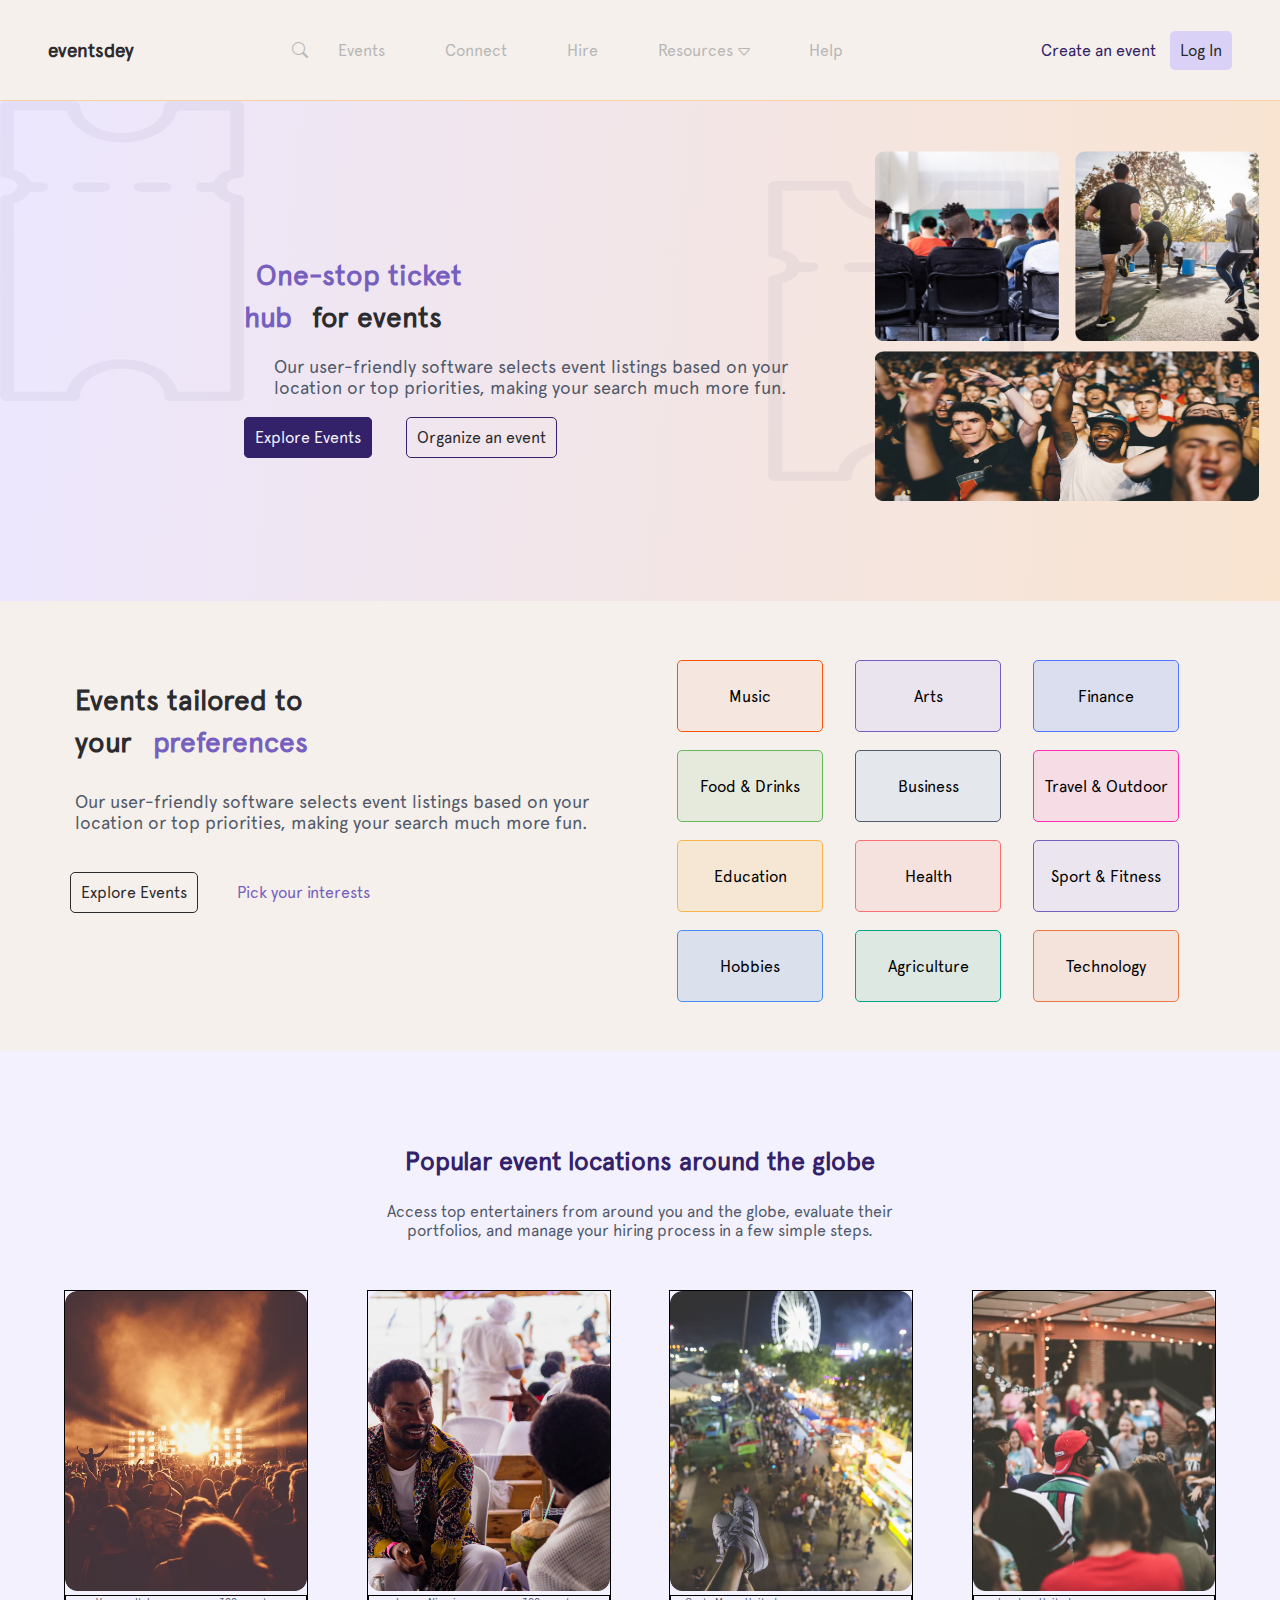
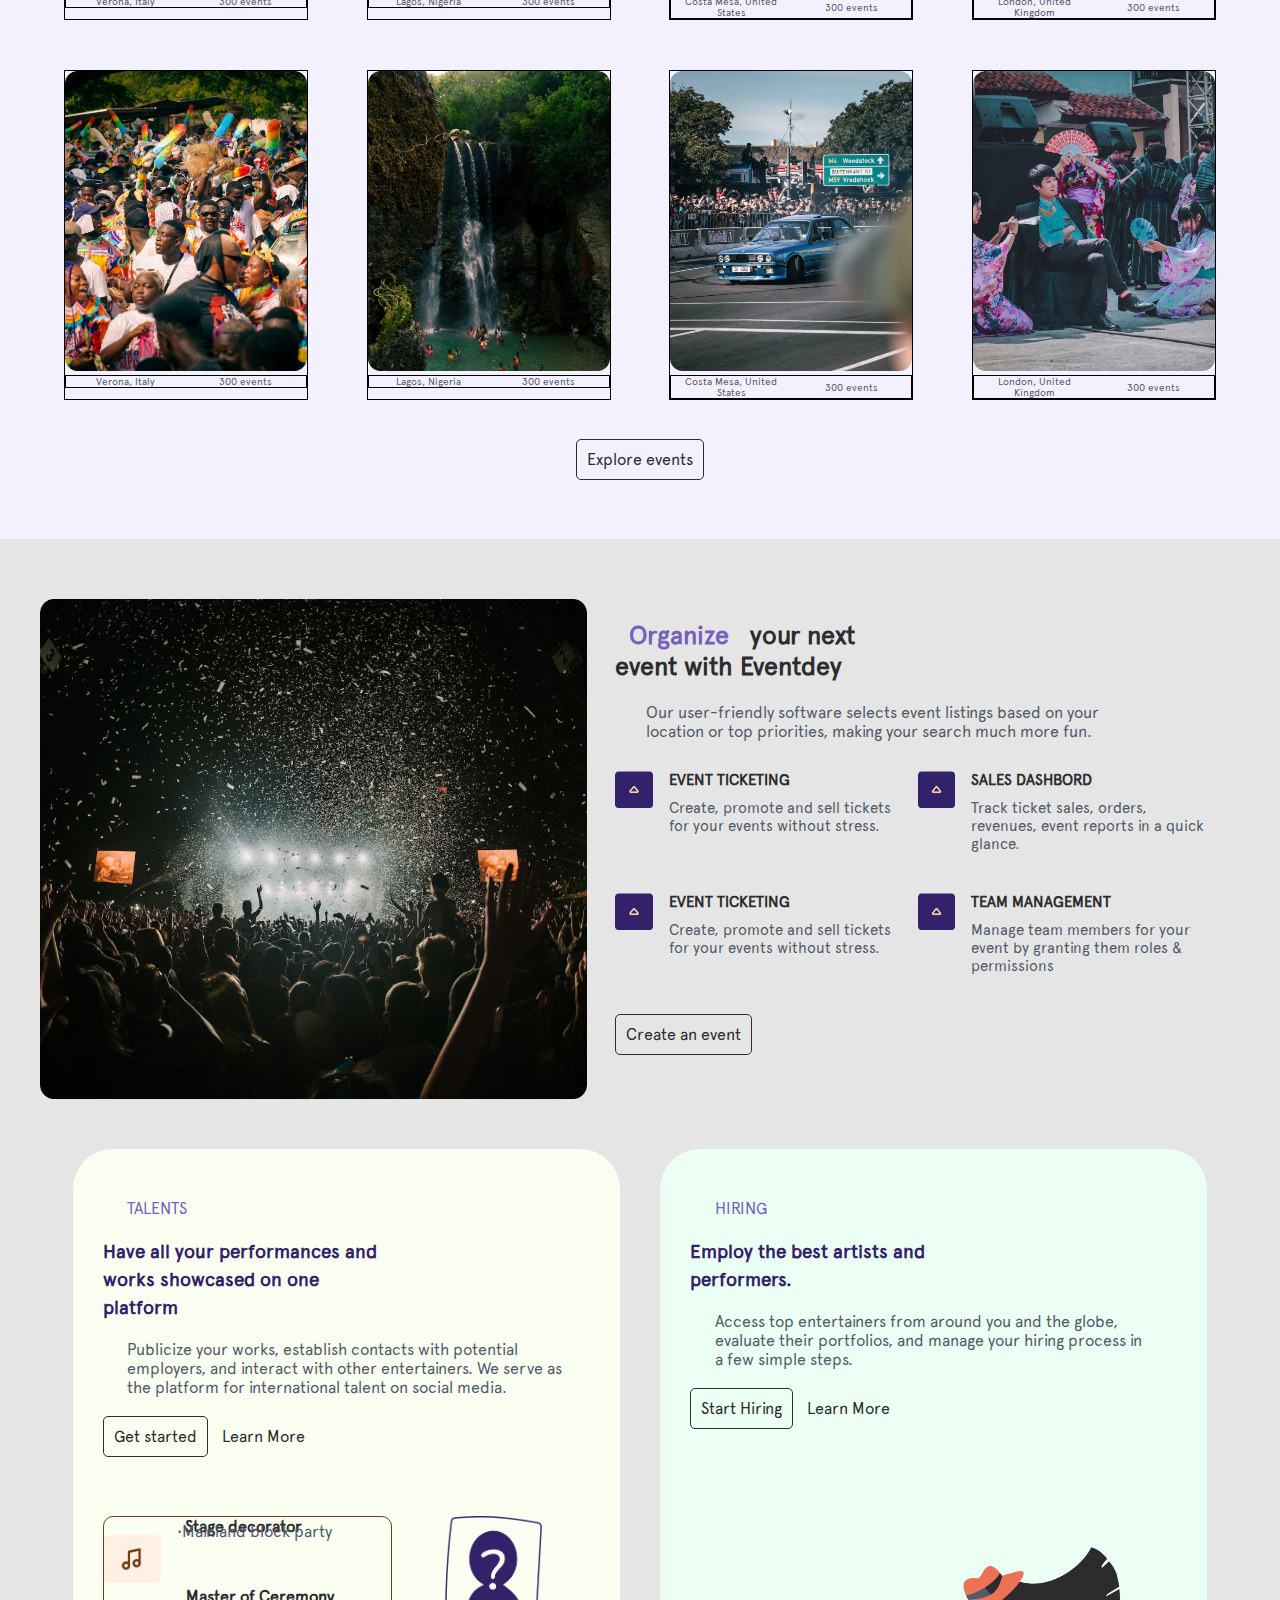
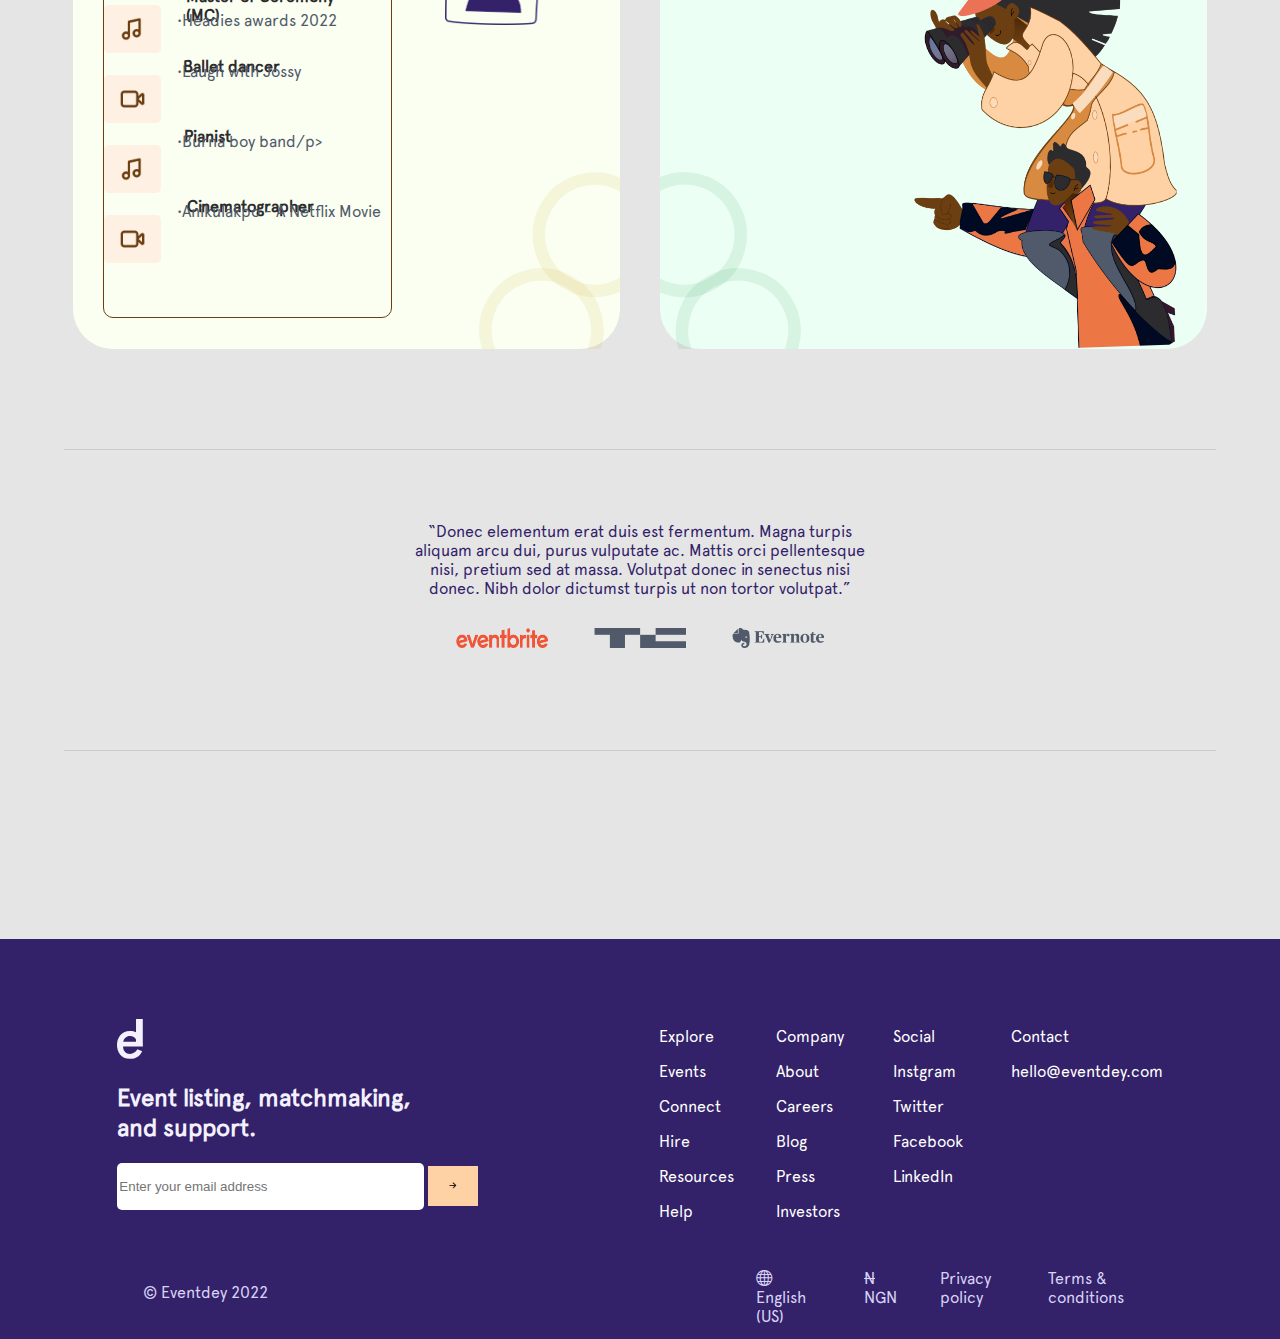
<file: index.html>
<!DOCTYPE html>
<html lang="en">
<head>
    <meta charset="UTF-8">
    <meta http-equiv="X-UA-Compatible" content="IE=edge">
    <meta name="viewport" content="width=device-width, initial-scale=1.0">
    <title>Eventdey</title>
    <link rel="stylesheet" href="/assets/style.css">
    <link rel="stylesheet" href="/assets/bootstrap-icons-1.9.1/bootstrap-icons.css">
</head>
<body>
    <div class="nav-container">
        <h3><a href="index.html">eventsdey</a></h3>
        <div id="nav-link1">
            <i class="bi bi-search"></i> 
            <a href="desktop2.html">Events</a>
            <a href="desktop13.html">Connect</a>
            <a href="#">Hire</a>
            <a href="#">Resources<i class="bi bi-caret-down"></i></a>
            <a href="#">Help</a>
        </div>
        <div id="nav-link2">
            <a id="nav-alink1" href="#">Create an event</a>
            <a id="nav-alink2" href="login.html">Log In</a>
        </div>
    </div>

    <div class="section1">
        <img id="dummy1" src="./assets/Pictures/dummy/Union.png" alt="">

        <div id="subsectA">
            <h3><span>One-stop ticket hub</span> for events</h3>
            <p>Our user-friendly software selects event listings based on your location or top priorities, making your search much more fun.</p>
            <div id="sublink"> 
                <a id="event1" href="">Explore Events</a>
                <a id="event2" href="">Organize an event</a>
            </div>
        </div>
        <div id="subsectB">
            <div id="img">
                <img src="./assets/Pictures/desktop1/1.png" alt="">
                <img src="./assets/Pictures/desktop1/2.png" alt="">
            </div>
            
            <div id="img1"><img src="./assets/Pictures/desktop1/3.png" alt=""></div>
        </div>
        <img id="dummy" src="./assets/Pictures/dummy/Union.png" alt="">

    </div>
    <div class="section2">
        <div id="subsectC">
            <h3>Events tailored to your <span>preferences</span> </h3>
            <p>Our user-friendly software selects event listings based on your location or top priorities, making your search much more fun.</p>
            <div id="sublink1"> 
                <a id="event3" href="">Explore Events</a>
                <a id="event4" href="">Pick your interests</a>
            </div>
        </div>
        <div id="subsectD">
            <div class="subD">
                <div class="subD1" id="fd1">Music</div>
                <div class="subD1" id="fd2">Arts</div>
                <div class="subD1" id="fd3">Finance</div>

            </div>
            <div class="subD">
                <div class="subD2" id="fd4">Food & Drinks</div>
                <div class="subD2" id="fd5">Business</div>
                <div class="subD2" id="fd6">Travel & Outdoor</div>

            </div>
            <div class="subD">
                <div class="subD3" id="fd7">Education</div>
                <div class="subD3" id="fd8">Health</div>
                <div class="subD3" id="fd9">Sport & Fitness</div>
            </div>
            <div class="subD">
                <div class="subD4" id="fd10">Hobbies</div>
                <div class="subD4" id="fd11">Agriculture</div>
                <div class="subD4" id="fd12">Technology</div>

            </div>

        </div>
    </div>

    <!-- section 3 -->

    <div class="section3">
        <h3>Popular event locations around the globe</h3>
        <p>Access top entertainers from around you and the globe, evaluate their portfolios, and manage your hiring process in a few simple steps.</p>
        <div class="subsectE">
            <div class="subE">
                <img src="./assets/Pictures/desktop1/4.png" alt="">
                <div class="subEtxt">
                    <p>Verona, Italy </p>
                    <p>300 events</p>
                </div>
            </div>
            <div class="subE">
                <img src="./assets/Pictures/desktop1/5.png" alt="">
                <div class="subEtxt">
                    <p>Lagos, Nigeria </p>
                    <p>300 events</p>
                </div>
            </div>
            <div class="subE">
                <img src="./assets/Pictures/desktop1/6.png" alt="">
                <div class="subEtxt">
                    <p>Costa Mesa, United States</p>
                    <p>300 events</p>
                </div>
            </div>
            <div class="subE">
                <img src="./assets/Pictures/desktop1/7.png" alt="">
                <div class="subEtxt">
                    <p>London, United Kingdom</p>
                    <p>300 events</p>
                </div>
            </div>
        </div>
        <div class="subsectE">
            <div class="subE">
                <img src="./assets/Pictures/desktop1/8.png" alt="">
                <div class="subEtxt">
                    <p>Verona, Italy </p>
                    <p>300 events</p>
                </div>
            </div>
            <div class="subE">
                <img src="./assets/Pictures/desktop1/9.png" alt="">
                <div class="subEtxt">
                    <p>Lagos, Nigeria </p>
                    <p>300 events</p>
                </div>
            </div>
            <div class="subE">
                <img src="./assets/Pictures/desktop1/10.png" alt="">
                <div class="subEtxt">
                    <p>Costa Mesa, United States</p>
                    <p>300 events</p>
                </div>
            </div>
            <div class="subE">
                <img src="./assets/Pictures/desktop1/11.png" alt="">
                <div class="subEtxt">
                    <p>London, United Kingdom</p>
                    <p>300 events</p>
                </div>
            </div>
        </div>
        <a id="event5" href="">Explore events</a>

    </div>

    <div class="section4">
        <div class="subsectF">
            <div class="subA">
                <img src="./assets/Pictures/desktop1/12.png" alt="">
            </div>
            <div class="subB">
                    <div class="sub-txt">
                        <h2><span>Organize</span> your next event with Eventdey</h2>
                        <p>Our user-friendly software selects event listings based on your location or top priorities, making your search much more fun.</p>
                    </div>
                    <div class="subcat-1">
                        <div class="subcat">
                            <div class="subcatimg"><img src="./assets/Pictures/desktop1/13.png" alt=""></div>
                            <div class="subcat-txt">
                                <h3>EVENT TICKETING</h3>
                                <p>Create, promote and sell tickets for your events without stress.</p>
                            </div>
                        </div>
                        <div class="subcat">
                            <div class="subcatimg"><img src="./assets/Pictures/desktop1/13.png" alt=""></div>
                            <div class="subcat-txt">
                                <h3>SALES DASHBORD</h3>
                                <p>Track ticket sales, orders, revenues, event reports in a quick glance.</p>
                            </div>
                        </div>

                    </div>
                    <div class="subcat-2">
                        <div class="subcat">
                            <div class="subcatimg"><img src="./assets/Pictures/desktop1/13.png" alt=""></div>
                            <div class="subcat-txt">
                                <h3>EVENT TICKETING</h3>
                                <p>Create, promote and sell tickets for your events without stress.</p>
                            </div>
                        </div>
                        <div class="subcat">
                            <div class="subcatimg"><img src="./assets/Pictures/desktop1/13.png" alt=""></div>
                            <div class="subcat-txt">
                                <h3>TEAM MANAGEMENT</h3>
                                <p>Manage team members for your event by granting them roles & permissions</p>
                            </div>
                        </div>
                    </div>
                    <a id="event6" href="">Create an event</a>
            </div>

        </div>
        <div class="subsectF">
            <div class="subC" id="talent">
                <span>TALENTS</span>
                <h3>Have all your performances and works showcased on one platform</h3>
                <p>Publicize your works, establish contacts with potential employers, and interact with other entertainers. We serve as the platform for international talent on social media.</p>
                <a id="event7" href="">Get started</a>
                <a id="event8" href="">Learn More</a>
                <div id="sub-talent">
                    <div id="subcat-talent">
                        <div class="subtalent1">
                            <div class="subtalent-img">
                                <img src="./assets/Pictures/desktop1/16.png" alt="">
                            </div>
                            <div class="subtalent-txt">
                                <h4>Stage decorator</h4>
                                <p>•Mainland block party</p>
                            </div>
                        </div>
                        <div class="subtalent1">
                            <div class="subtalent-img">
                                <img src="./assets/Pictures/desktop1/17.png" alt="">
                            </div>
                            <div class="subtalent-txt">
                                <h4>Master of Ceremony (MC)</h4>
                                <p>•Headies awards 2022</p>
                            </div>
                        </div>
                        <div class="subtalent1">
                            <div class="subtalent-img">
                                <img src="./assets/Pictures/desktop1/18.png" alt="">
                            </div>
                            <div class="subtalent-txt">
                                <h4>Ballet dancer</h4>
                                <p>•Laugh with Jossy</p>
                            </div>
                        </div>
                        <div class="subtalent1">
                            <div class="subtalent-img">
                                <img src="./assets/Pictures/desktop1/19.png" alt="">
                            </div>
                            <div class="subtalent-txt">
                                <h4>Pianist</h4>
                                <p>•Burna boy band/p>
                            </div>
                        </div>
                        <div class="subtalent1">
                            <div class="subtalent-img">
                                <img src="./assets/Pictures/desktop1/20.png" alt="">
                            </div>
                            <div class="subtalent-txt">
                                <h4>Cinematographer</h4>
                                <p>•Anikulakpo - A Netflix Movie</p>
                            </div>
                        </div>
                    </div>
                    <div id="subcat-talent1">
                        <img src="./assets/Pictures/desktop1/15.png" alt="">
                    </div>
                </div>
                <div id="eclipse">
                    <img src="./assets/Pictures/desktop1/2.svg" alt="">
                </div>
            </div>
            <div class="subC" id="hiring">
                <span>HIRING</span>
                <h3>Employ the best artists and performers.</h3>
                <p>Access top entertainers from around you and the globe, evaluate their portfolios, and manage your hiring process in a few simple steps.</p>
                <a id="event7" href="">Start Hiring</a>
                <a id="event8" href="">Learn More</a>
                <div id="eclipse1">
                    <img src="./assets/Pictures/desktop1/3.svg" alt="">
                </div>
                <div id="hiring-img">
                    <img src="./assets/Pictures/desktop1/14.png" alt="">
                </div>
            </div>

        </div>
        <div class="subsectG" >
            <p>“Donec elementum erat duis est fermentum. Magna turpis aliquam arcu dui, purus vulputate ac. Mattis orci pellentesque nisi, pretium sed at massa. Volutpat donec in senectus nisi donec. Nibh dolor dictumst turpis ut non tortor volutpat.”</p>
            <div id="subG">
                <img src="./assets/Pictures/desktop1/21.png" alt="">
                <img src="./assets/Pictures/desktop1/22.png" alt="">
                <img src="./assets/Pictures/desktop1/23.png" alt="">
            </div>
        </div>


    </div>
    <!-- footer -->

    <div class="footer">
        <div class="foot">
            <img  id="foot-img" src="./assets/Pictures/desktop1/1.svg" alt="">
            <h2>Event listing, matchmaking, and support.</h2>
            <div id="foot-input">
                <form action="">
                    <input type="email" placeholder="Enter your email address">
                    <button><i class="bi bi-arrow-right-short"></i></button>
                </form>
            </div>
            <span>&copy; Eventdey 2022</span>
        </div>
        <div class="foot">
            <div class="foot-link">
                <div id="foot-link">
                    <a href="">Explore</a>
                    <a href="">Events</a>
                    <a href="">Connect</a>
                    <a href="">Hire</a>
                    <a href="">Resources</a>
                    <a href="">Help</a>
                </div>
                <div id="foot-link">
                    <a href="">Company</a>
                    <a href="">About</a>
                    <a href="">Careers</a>
                    <a href="">Blog</a>
                    <a href="">Press</a>
                    <a href="">Investors</a>
                </div>
                <div id="foot-link">
                    <a href="">Social</a>
                    <a href="">Instgram</a>
                    <a href="">Twitter</a>
                    <a href="">Facebook</a>
                    <a href="">LinkedIn</a>
                </div>
                <div id="foot-link">
                    <a href="">Contact</a>
                    <a href="">hello@eventdey.com</a>
                </div>

            </div>


            <div id="span" >
                <p><i class="bi bi-globe"></i>English (US)</p>
                <p><del>N</del> NGN</p>
                <p>Privacy policy</p>
                <p>Terms & conditions</p>
            </div>

        </div>

    </div>
</body>
</html>
</file>
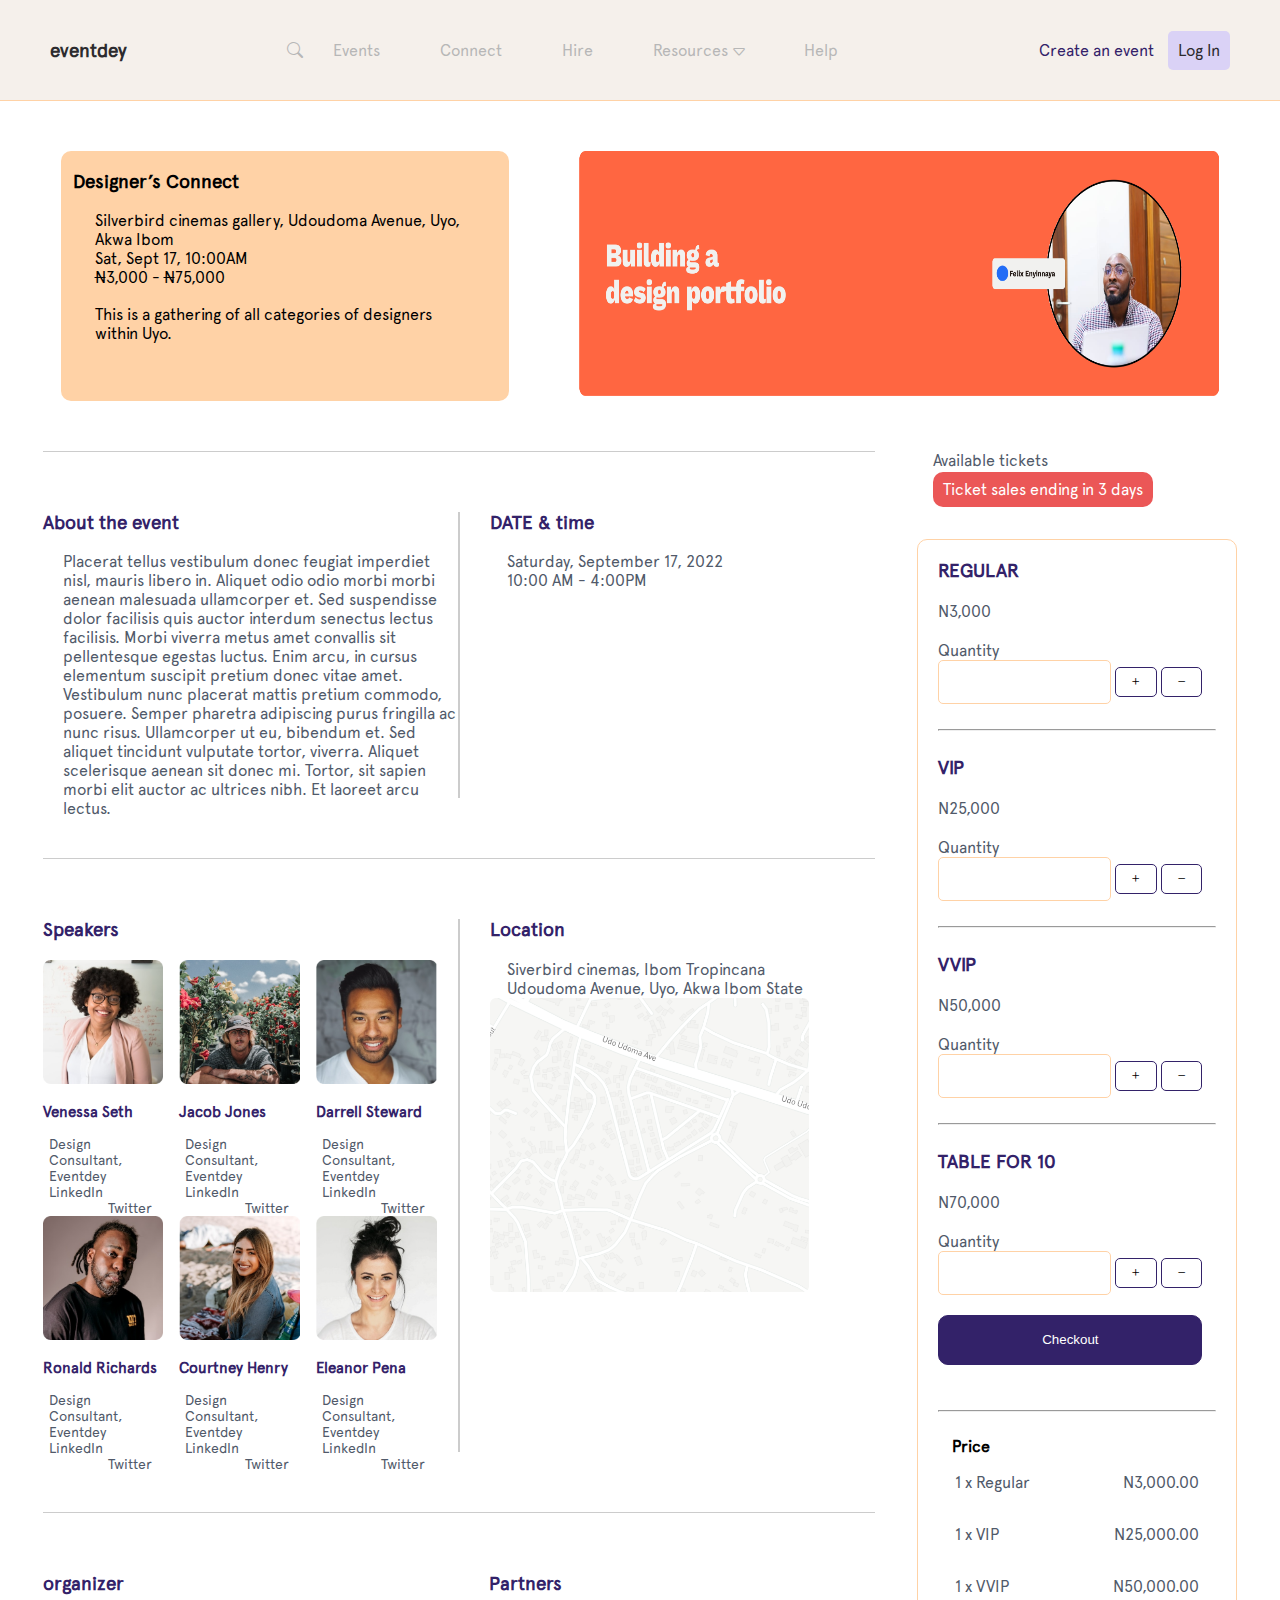
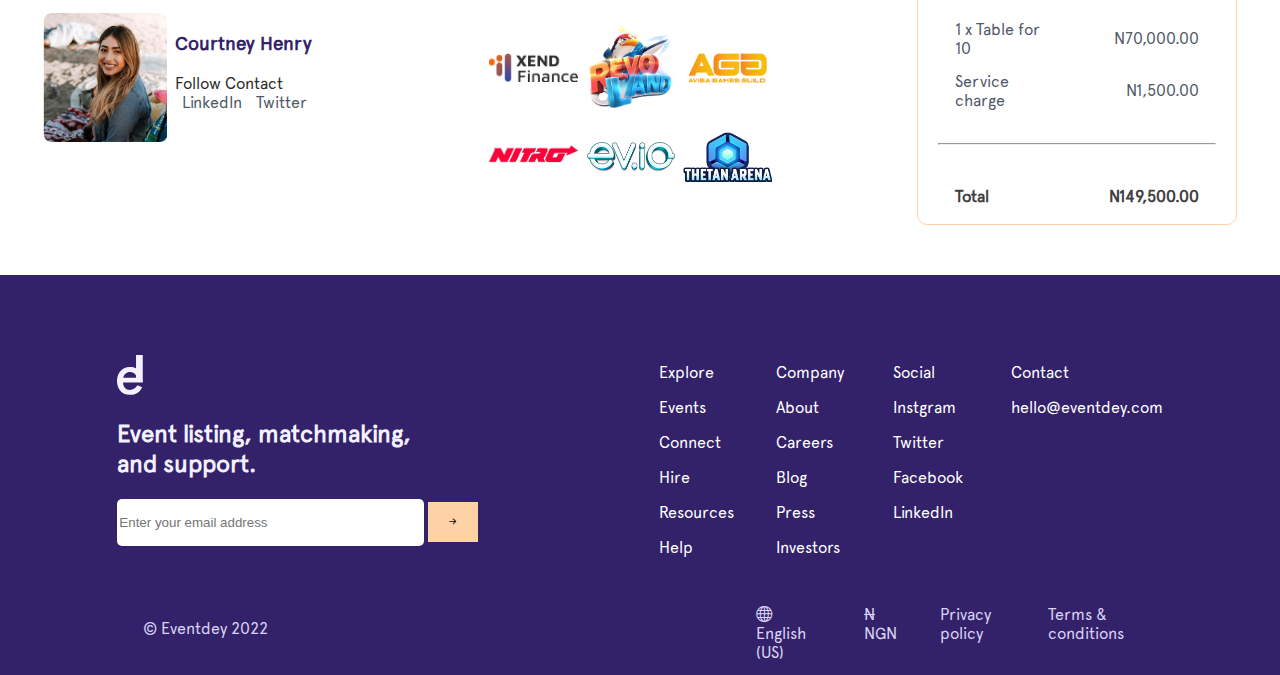
<file: desktop13.html>
<!DOCTYPE html>
<html lang="en">
<head>
    <meta charset="UTF-8">
    <meta http-equiv="X-UA-Compatible" content="IE=edge">
    <meta name="viewport" content="width=device-width, initial-scale=1.0">
    <title>Document</title>
    <link rel="stylesheet" href="assets/style.css">
    <link rel="stylesheet" href="/assets/bootstrap-icons-1.9.1/bootstrap-icons.css">

</head>
<body>
    <div class="desktop13">
        <div class="nav-container">
            <h3><a href="index.html">eventdey</a></h3>
            <div id="nav-link1">
                <i class="bi bi-search"></i> 
                <a href="desktop2.html">Events</a>
                <a href="desktop13.html">Connect</a>
                <a href="#">Hire</a>
                <a href="#">Resources<i class="bi bi-caret-down"></i></a>
                <a href="#">Help</a>
            </div>
            <div id="nav-link2">
                <a id="nav-alink1" href="#">Create an event</a>
                <a id="nav-alink2" href="login.html">Log In</a>
            </div>
        </div>

        
        <!-- part 1 -->
        <div class="icon">

        </div>
    <div class="part1">
        <div id="boxA">
            <h3>Designer’s Connect</h3>
            <p>Silverbird cinemas gallery, Udoudoma Avenue, Uyo, Akwa Ibom</p>
            <p>Sat, Sept 17, 10:00AM</p>
            <span><del>N</del>3,000 - <del>N</del>75,000</span>
            <hr style="width:98%; border:1px solid #FFD2A6;">
            <p>This is a gathering of all categories of designers within Uyo.</p>
        </div>
        <div id="boxB">
            <img src="./assets/Pictures/desktop3/1.png" alt="">
        </div>

    </div>

    <div class="part2">
            <div id="boxC">
                <div class="box" >
                    <div class="box-row" id="about-event">
                        <h3>About the event</h3>
                        <p>Placerat tellus vestibulum donec feugiat imperdiet nisl, mauris libero in. Aliquet odio odio morbi morbi aenean malesuada ullamcorper et. Sed suspendisse dolor facilisis quis auctor interdum senectus lectus facilisis. Morbi viverra metus amet convallis sit pellentesque egestas luctus. Enim arcu, in cursus elementum suscipit pretium donec vitae amet. Vestibulum nunc placerat mattis pretium commodo, posuere. Semper pharetra adipiscing purus fringilla ac nunc risus.
                            Ullamcorper ut eu, bibendum et. Sed aliquet tincidunt vulputate tortor, viverra. Aliquet scelerisque aenean sit donec mi. Tortor, sit sapien morbi elit auctor ac ultrices nibh. Et laoreet arcu lectus.</p>
                    </div>
                    <hr>
                    <div class="box-row" id="date">
                        <h3>DATE & time</h3>
                        <p>Saturday, September 17, 2022</p>
                        <p>10:00 AM - 4:00PM</p>
                    </div>

                </div>
                <div class="box">
                    <div class="box-row">
                        <h3>Speakers</h3>

                        <div class="speaker-img">
                            <div class="img-row">
                                <img src="./assets/Pictures/desktop3/2.png" alt="">
                                <h3>Venessa Seth</h3>
                                <p>Design Consultant, Eventdey</p>
                                <p>LinkedIn <span>Twitter</span></p>
                            </div>
                            <div class="img-row">
                                <img src="./assets/Pictures/desktop3/9.png" alt="">
                                <h3>Jacob Jones</h3>
                                <p>Design Consultant, Eventdey</p>
                                <p>LinkedIn <span>Twitter</span></p>
                            </div>
                            <div class="img-row">
                                <img src="./assets/Pictures/desktop3/8.png" alt="">
                                <h3>Darrell Steward</h3>
                                <p>Design Consultant, Eventdey</p>
                                <p>LinkedIn <span>Twitter</span></p>
                            </div>

                        </div>
                        <div class="speaker-img">
                            <div class="img-row">
                                <img src="./assets/Pictures/desktop3/7.png" alt="">
                                <h3>Ronald Richards</h3>
                                <p>Design Consultant, Eventdey</p>
                                <p>LinkedIn <span>Twitter</span></p>
                            </div>
                            <div class="img-row">
                                <img src="./assets/Pictures/desktop3/6.png" alt="">
                                <h3>Courtney Henry</h3>
                                <p>Design Consultant, Eventdey</p>
                                <p>LinkedIn <span>Twitter</span></p>
                            </div>
                            <div class="img-row">
                                <img src="./assets/Pictures/desktop3/12.png" alt="">
                                <h3>Eleanor Pena</h3>
                                <p>Design Consultant, Eventdey</p>
                                <p>LinkedIn <span>Twitter</span></p>
                            </div>

                        </div>
                    </div>
                    <hr  >
                    <div class="box-row" id="map">
                        <h3>Location</h3>
                        <p>Siverbird cinemas, Ibom Tropincana
                            Udoudoma Avenue, Uyo, Akwa Ibom State</p>
                        <p></p>
                        <div class="map">
                            <img src="./assets/Pictures/desktop3/Map.png" alt="">
                        </div>
                    </div>

                </div>
                <div class="box">
                    <div class="box-row">
                        <h3>organizer</h3>
                        <div id="organizer">
                            <div id="organizer-img">
                                <img src="./assets/Pictures/desktop3/6.png" alt="">
                            </div>
                            <div id="organizer-txt">
                                <h3>Courtney Henry</h3>
                                <div class="organizer-link">
                                    <a id="ol1" href="">Follow</a>
                                    <a id="ol2" href="">Contact</a>
                                </div>
                                <div class="organizer-social">
                                    <p>LinkedIn</p>
                                    <p>Twitter</p>
                                </div>
                            </div>
                        </div>
                    </div>
                    <div class="box-row" id="partner">
                        <h3>Partners</h3>
                        <div class="partners">
                            <div class="partners-img">
                                <img src="./assets/Pictures/desktop3/3.png" alt="">
                            </div>
                            <div class="partners-img">
                                <img src="./assets/Pictures/desktop3/4.png" alt="">

                            </div>
                            <div class="partners-img">
                                <img src="./assets/Pictures/desktop3/5.png" alt="">

                            </div>
                        </div>
                        <div class="partners">
                            <div class="partners-img">
                                <img src="./assets/Pictures/desktop3/10.png" alt="">

                            </div>
                            <div class="partners-img">
                                <img src="./assets/Pictures/desktop3/11.png" alt="">

                            </div>
                            <div class="partners-img">
                                <img src="./assets/Pictures/desktop3/14.png" alt="">

                            </div>
                        </div>
                        
                    </div>

                </div>

            </div>

            <div id="boxD">
                <p>Available tickets</p>
                <span id="span">Ticket sales ending in 3 days</span>
                <div class="ticket">
                    <div class="sub-ticket">
                        <h3>REGULAR</h3>
                        <p>N3,000</p>
                        <div id="qty">
                            <label for="">Quantity</label>
                            <div class="qty-input">
                                <input type="text">
                                <button><i class="bi bi-plus"></i></button>
                                <button><i class="bi bi-dash"></i></button>
                            </div>
                        </div>
                        <hr >
                    </div>
                    <div class="sub-ticket">
                        <div id="sub-ticket-txt">
                            <h3>VIP</h3>
                            <p>N25,000</p>
                        </div>
                        <div id="qty">
                            <label for="">Quantity</label>
                            <div class="qty-input">
                                <input type="text">
                                <button><i class="bi bi-plus"></i></button>
                                <button><i class="bi bi-dash"></i></button>
                            </div>
                        </div>
                        <hr >
                    </div>
                    <div class="sub-ticket">
                        <h3>VVIP</h3>
                        <p>N50,000</p>
                        <div id="qty">
                            <label for="">Quantity</label>
                            <div class="qty-input">
                                <input type="text">
                                <button><i class="bi bi-plus"></i></button>
                                <button><i class="bi bi-dash"></i></button>
                            </div>
                        </div>
                        <hr >
                    </div>
                    <div class="sub-ticket">
                        <h3>TABLE FOR 10</h3>
                        <p>N70,000</p>
                        <div id="qty">
                            <label for="">Quantity</label>
                            <div class="qty-input">
                                <input type="text">
                                <button><i class="bi bi-plus"></i></button>
                                <button><i class="bi bi-dash"></i></button>
                            </div>
                            <button id="checkout">Checkout</button>
                        </div>
                        <hr>
                    </div>
                    <div class="sub-ticket" id="price">
                            <h4>Price</h4>
                            <table style="width: 90%;">
                                <tr style="height: 50px;color: #515A6A;" >
                                    <td style="width: 20%;">1 x Regular</td>
                                    <td style="width: 20%;text-align:right;">N3,000.00</td>
                                    
                                </tr>
                                <tr style="height: 50px;color: #515A6A;" >
                                    <td style="width: 20%;">1 x VIP</td>
                                    <td style="width: 20%;text-align:right;">N25,000.00</td>
                                    
                                </tr>
                                <tr style="height: 50px;color: #515A6A;">
                                    <td style="width: 20%;">1 x VVIP</td>
                                    <td style="width: 20%;text-align:right;">N50,000.00</td>
                                    
                                </tr>
                                <tr style="height: 50px;color: #515A6A;" >
                                    <td style="width: 20%;">1 x Table for 10</td>
                                    <td style="width: 20%;text-align:right;">N70,000.00</td>
                                    
                                </tr>
                                <tr style="height: 50px;color: #515A6A;">
                                    <td style="width: 20%;">Service charge</td>
                                    <td style="width: 20%;text-align:right;">N1,500.00</td>
                                    
                                </tr>
                            </table>
                            <hr >
                            <table style="width: 90%;">
                                <tr style="height: 50px;color: #404040; font-weight: bold;">
                                    <td style="width: 20%;">Total</td>
                                    <td style="width: 20%;text-align:right;">N149,500.00</td>
                                    
                                </tr>
                            </table>

                    </div>
                </div>
            </div>
    </div>

        <!-- footer -->

    <div class="footer">
        <div class="foot">
            <img  id="foot-img" src="./assets/Pictures/desktop1/1.svg" alt="">
            <h2>Event listing, matchmaking, and support.</h2>
            <div id="foot-input">
                <form action="">
                    <input type="email" placeholder="Enter your email address">
                    <button><i class="bi bi-arrow-right-short"></i></button>
                </form>
            </div>
            <span>&copy; Eventdey 2022</span>
        </div>
        <div class="foot">
            <div class="foot-link">
                <div id="foot-link">
                    <a href="">Explore</a>
                    <a href="">Events</a>
                    <a href="">Connect</a>
                    <a href="">Hire</a>
                    <a href="">Resources</a>
                    <a href="">Help</a>
                </div>
                <div id="foot-link">
                    <a href="">Company</a>
                    <a href="">About</a>
                    <a href="">Careers</a>
                    <a href="">Blog</a>
                    <a href="">Press</a>
                    <a href="">Investors</a>
                </div>
                <div id="foot-link">
                    <a href="">Social</a>
                    <a href="">Instgram</a>
                    <a href="">Twitter</a>
                    <a href="">Facebook</a>
                    <a href="">LinkedIn</a>
                </div>
                <div id="foot-link">
                    <a href="">Contact</a>
                    <a href="">hello@eventdey.com</a>
                </div>

            </div>


            <div id="span" >
                <p><i class="bi bi-globe"></i>English (US)</p>
                <p><del>N</del> NGN</p>
                <p>Privacy policy</p>
                <p>Terms & conditions</p>
            </div>

        </div>

    </div>
    </div>
</body>
</html>
</file>
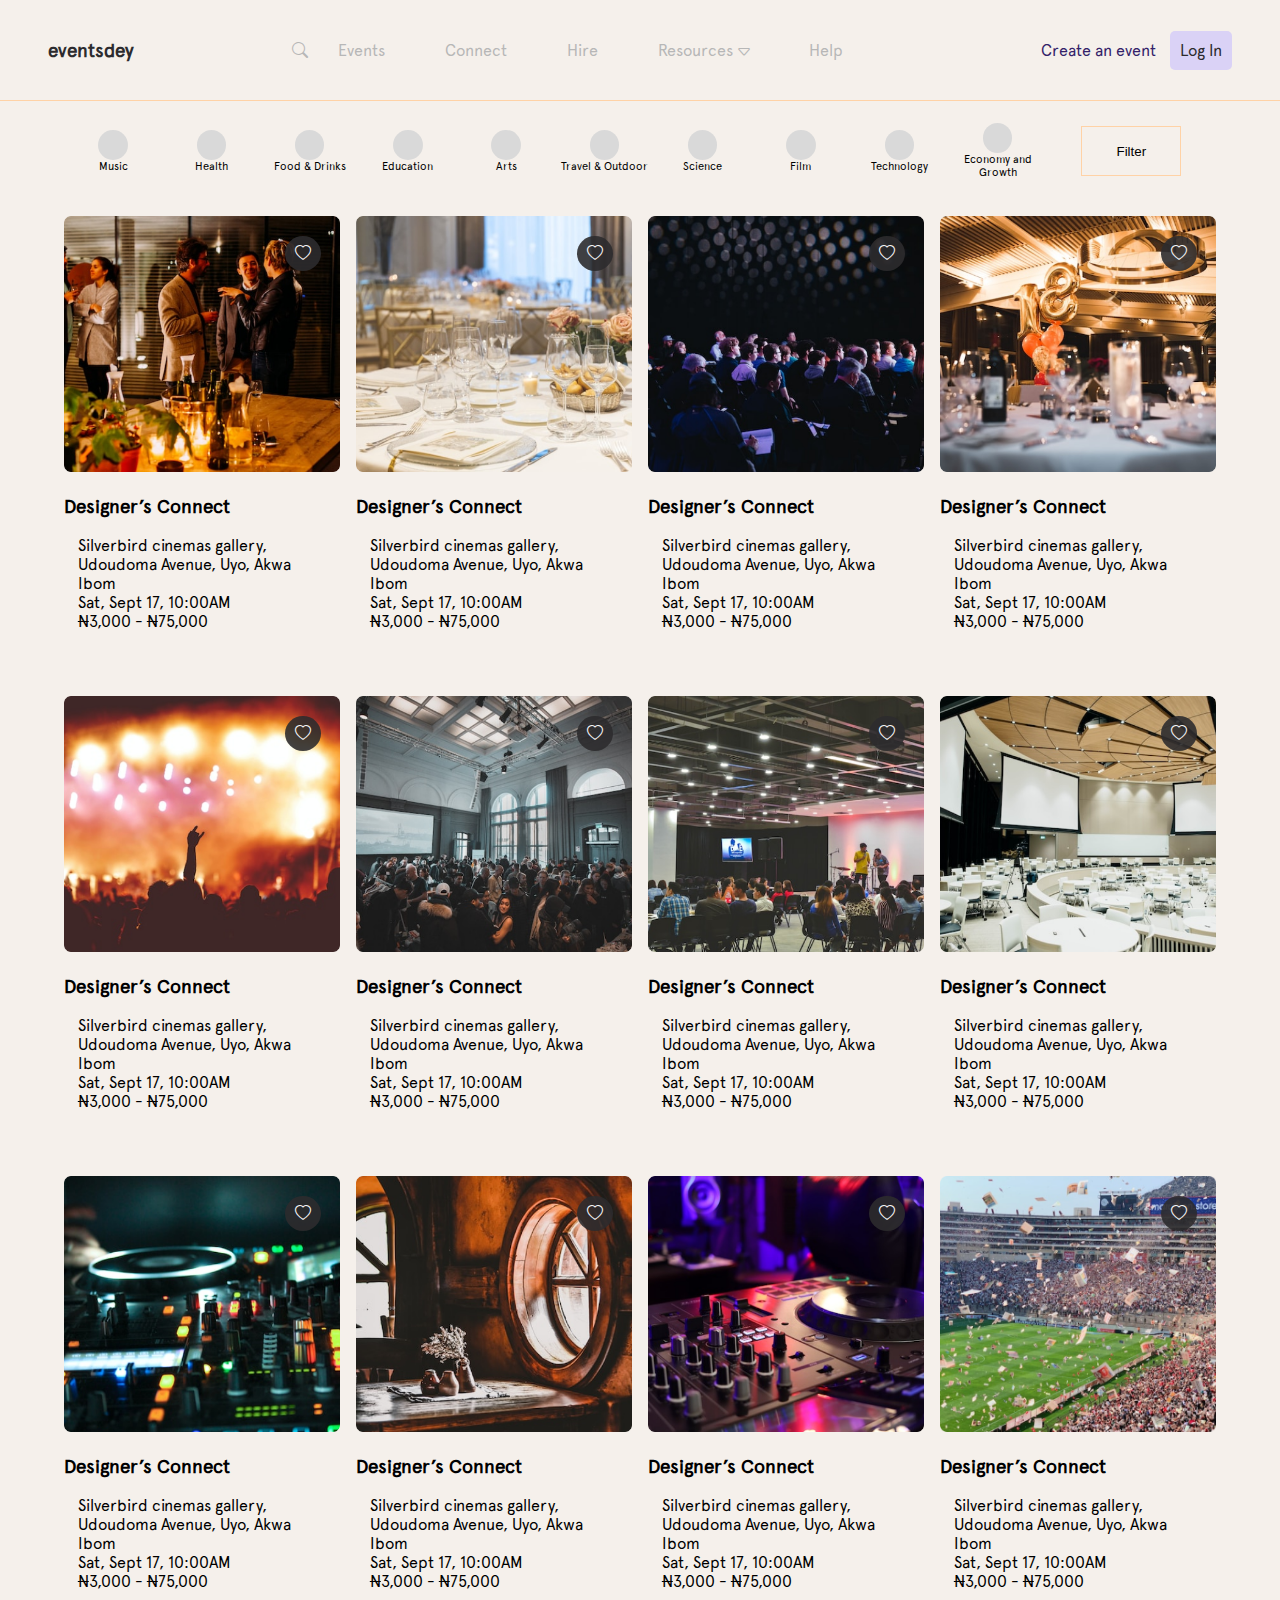
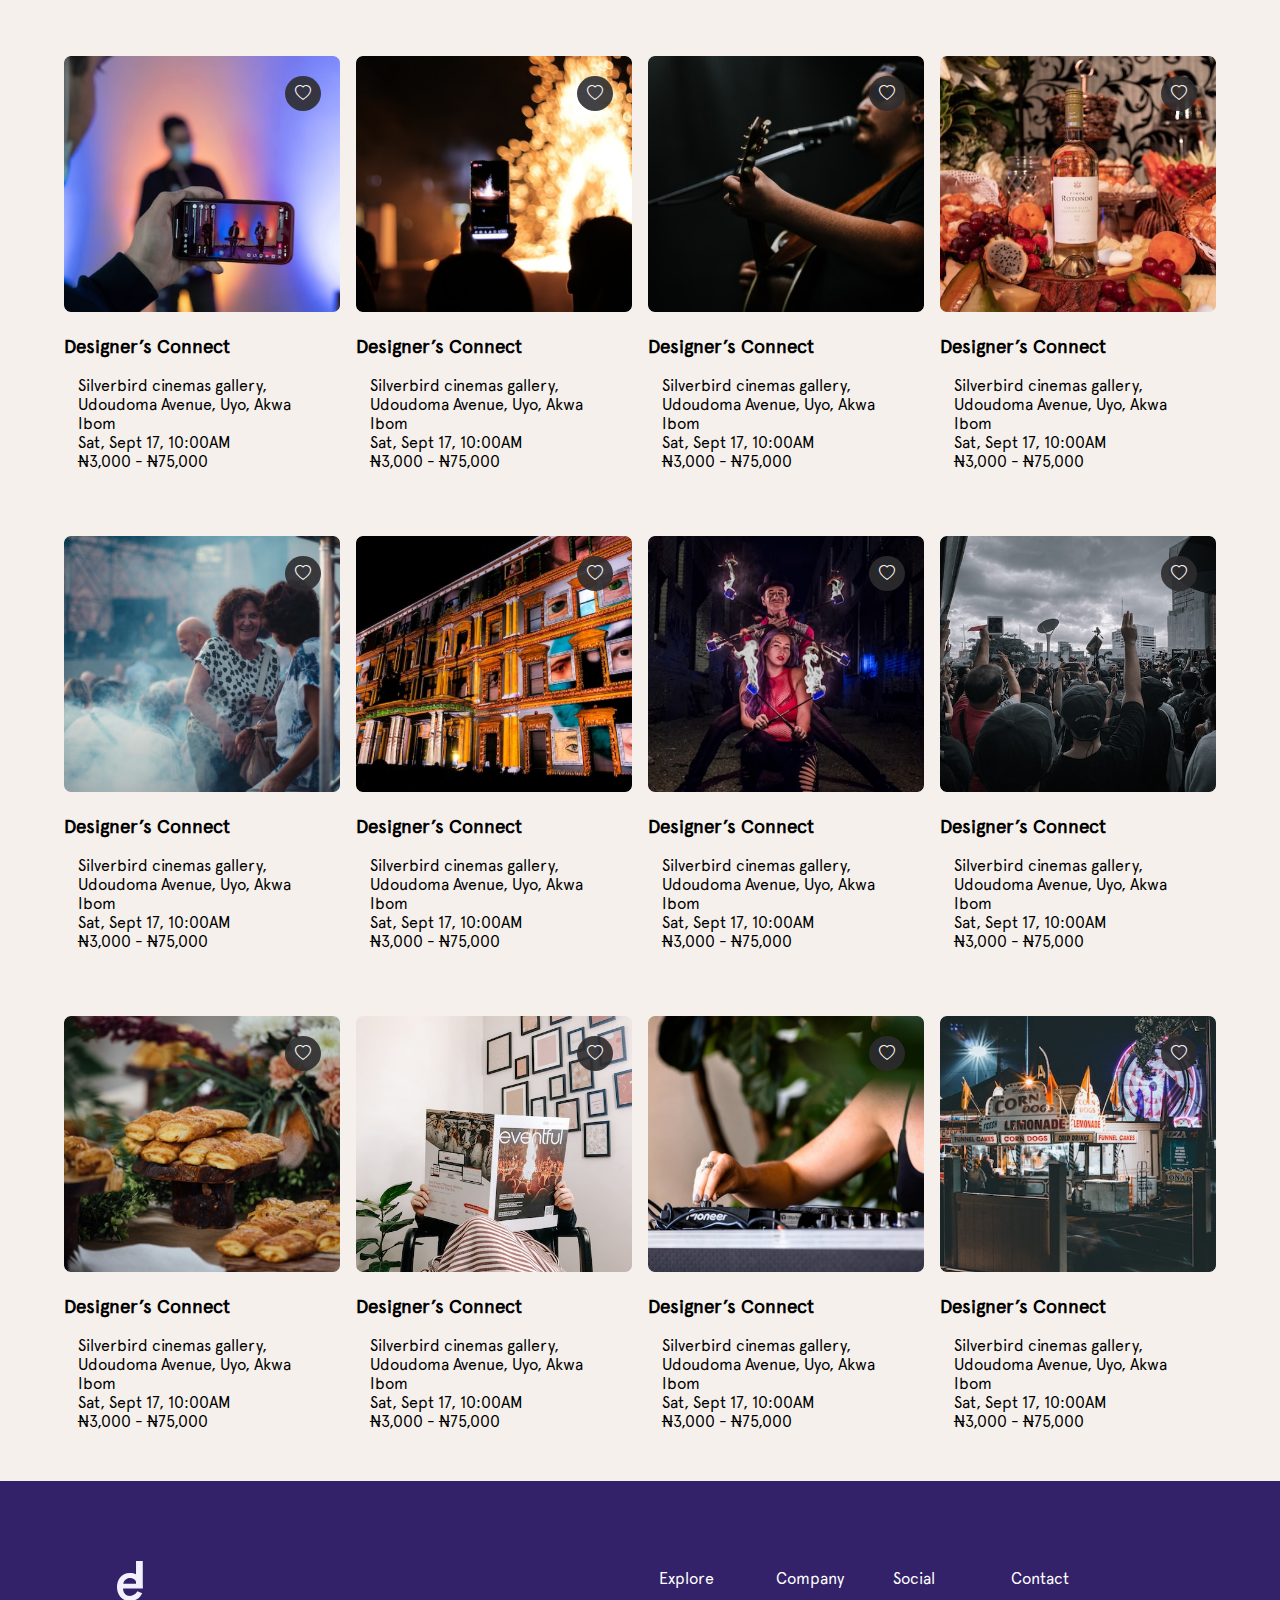
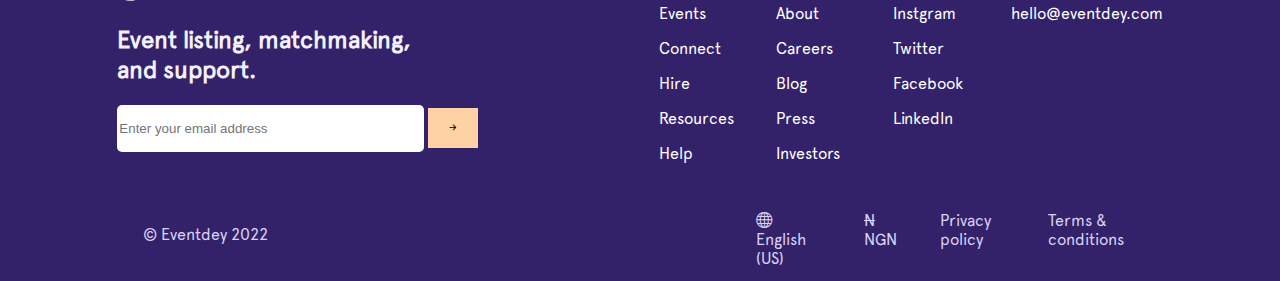
<file: desktop2.html>
<!DOCTYPE html>
<html lang="en">
<head>
    <meta charset="UTF-8">
    <meta http-equiv="X-UA-Compatible" content="IE=edge">
    <meta name="viewport" content="width=device-width, initial-scale=1.0">
    <title>Document</title>
    <link rel="stylesheet" href="assets/style.css">
    <link rel="stylesheet" href="/assets/bootstrap-icons-1.9.1/bootstrap-icons.css">

</head>
<body>
    <div class="desktop2">
        <div class="nav-container">
            <h3><a href="index.html">eventsdey</a></h3>
            <div id="nav-link1">
                <i class="bi bi-search"></i> 
                <a href="desktop2.html">Events</a>
                <a href="desktop13.html">Connect</a>
                <a href="#">Hire</a>
                <a href="#">Resources<i class="bi bi-caret-down"></i></a>
                <a href="#">Help</a>
            </div>
            <div id="nav-link2">
                <a id="nav-alink1" href="#">Create an event</a>
                <a id="nav-alink2" href="login.html">Log In</a>
            </div>
        </div>
        <!-- filter -->
        <div class="filter-item">
            <div id="filter-item">
                <div class="filter">
                    <div class="item"></div>
                    <p>Music</p>
                </div>
                <div class="filter">
                    <div class="item"></div>
                    <p>Health</p>
                </div>
                <div class="filter">
                    <div class="item"></div>
                    <p>Food & Drinks</p>
                </div>
                <div class="filter">
                    <div class="item"></div>
                    <p>Education</p>
                </div>
                <div class="filter">
                    <div class="item"></div>
                    <p>Arts</p>
                </div>
                <div class="filter">
                    <div class="item"></div>
                    <p>Travel & Outdoor</p>
                </div>
                <div class="filter">
                    <div class="item"></div>
                    <p>Science</p>
                </div>
                <div class="filter">
                    <div class="item"></div>
                    <p>Film</p>
                </div>
                <div class="filter">
                    <div class="item"></div>
                    <p>Technology</p>
                </div>
                <div class="filter">
                    <div class="item"></div>
                    <p>Economy and Growth</p>
                </div>
   
         
        
        
            </div>
            <button>Filter</button>
        </div>
        <!-- main -->
        <div class="main">
            <div class="sub-main">
                <div class="subcat">
                    <div id="heart">
                        <i class="bi bi-heart"></i>
                    </div>
                    <img src="./assets/Pictures/desktop2/1.png" alt="">
                    <h3>Designer’s Connect</h3>
                    <p>Silverbird cinemas gallery, Udoudoma Avenue, Uyo, Akwa Ibom</p>
                    <p>Sat, Sept 17, 10:00AM</p>
                    <span><del>N</del>3,000 - <del>N</del>75,000</span>
                </div>
                <div class="subcat">
                    <div id="heart">
                        <i class="bi bi-heart"></i>
                    </div>
                    <img src="./assets/Pictures/desktop2/2.png" alt="">
                    <h3>Designer’s Connect</h3>
                    <p>Silverbird cinemas gallery, Udoudoma Avenue, Uyo, Akwa Ibom</p>
                    <p>Sat, Sept 17, 10:00AM</p>
                    <span><del>N</del>3,000 - <del>N</del>75,000</span>
                </div>
                <div class="subcat">
                    <div id="heart">
                        <i class="bi bi-heart"></i>
                    </div>
                    <img src="./assets/Pictures/desktop2/3.png" alt="">
                    <h3>Designer’s Connect</h3>
                    <p>Silverbird cinemas gallery, Udoudoma Avenue, Uyo, Akwa Ibom</p>
                    <p>Sat, Sept 17, 10:00AM</p>
                    <span><del>N</del>3,000 - <del>N</del>75,000</span>
                </div>
                <div class="subcat">
                    <div id="heart">
                        <i class="bi bi-heart"></i>
                    </div>
                    <img src="./assets/Pictures/desktop2/4.png" alt="">
                    <h3>Designer’s Connect</h3>
                    <p>Silverbird cinemas gallery, Udoudoma Avenue, Uyo, Akwa Ibom</p>
                    <p>Sat, Sept 17, 10:00AM</p>
                    <span><del>N</del>3,000 - <del>N</del>75,000</span>
                </div>

            </div>
            <div class="sub-main">
                <div class="subcat">
                    <div id="heart">
                        <i class="bi bi-heart"></i>
                    </div>
                    <img src="./assets/Pictures/desktop2/5.png" alt="">
                    <h3>Designer’s Connect</h3>
                    <p>Silverbird cinemas gallery, Udoudoma Avenue, Uyo, Akwa Ibom</p>
                    <p>Sat, Sept 17, 10:00AM</p>
                    <span><del>N</del>3,000 - <del>N</del>75,000</span>
                </div>
                <div class="subcat">
                    <div id="heart">
                        <i class="bi bi-heart"></i>
                    </div>
                    <img src="./assets/Pictures/desktop2/6.png" alt="">
                    <h3>Designer’s Connect</h3>
                    <p>Silverbird cinemas gallery, Udoudoma Avenue, Uyo, Akwa Ibom</p>
                    <p>Sat, Sept 17, 10:00AM</p>
                    <span><del>N</del>3,000 - <del>N</del>75,000</span>
                </div>
                <div class="subcat">
                    <div id="heart">
                        <i class="bi bi-heart"></i>
                    </div>
                    <img src="./assets/Pictures/desktop2/7.png" alt="">
                    <h3>Designer’s Connect</h3>
                    <p>Silverbird cinemas gallery, Udoudoma Avenue, Uyo, Akwa Ibom</p>
                    <p>Sat, Sept 17, 10:00AM</p>
                    <span><del>N</del>3,000 - <del>N</del>75,000</span>
                </div>
                <div class="subcat">
                    <div id="heart">
                        <i class="bi bi-heart"></i>
                    </div>
                    <img src="./assets/Pictures/desktop2/8.png" alt="">
                    <h3>Designer’s Connect</h3>
                    <p>Silverbird cinemas gallery, Udoudoma Avenue, Uyo, Akwa Ibom</p>
                    <p>Sat, Sept 17, 10:00AM</p>
                    <span><del>N</del>3,000 - <del>N</del>75,000</span>
                </div>
            </div>
            <div class="sub-main">
                <div class="subcat">
                    <div id="heart">
                        <i class="bi bi-heart"></i>
                    </div>
                    <img src="./assets/Pictures/desktop2/9.png" alt="">
                    <h3>Designer’s Connect</h3>
                    <p>Silverbird cinemas gallery, Udoudoma Avenue, Uyo, Akwa Ibom</p>
                    <p>Sat, Sept 17, 10:00AM</p>
                    <span><del>N</del>3,000 - <del>N</del>75,000</span>
                </div>
                <div class="subcat">
                    <div id="heart">
                        <i class="bi bi-heart"></i>
                    </div>
                    <img src="./assets/Pictures/desktop2/10.png" alt="">
                    <h3>Designer’s Connect</h3>
                    <p>Silverbird cinemas gallery, Udoudoma Avenue, Uyo, Akwa Ibom</p>
                    <p>Sat, Sept 17, 10:00AM</p>
                    <span><del>N</del>3,000 - <del>N</del>75,000</span>
                </div>
                <div class="subcat">
                    <div id="heart">
                        <i class="bi bi-heart"></i>
                    </div>
                    <img src="./assets/Pictures/desktop2/11.png" alt="">
                    <h3>Designer’s Connect</h3>
                    <p>Silverbird cinemas gallery, Udoudoma Avenue, Uyo, Akwa Ibom</p>
                    <p>Sat, Sept 17, 10:00AM</p>
                    <span><del>N</del>3,000 - <del>N</del>75,000</span>
                </div>
                <div class="subcat">
                    <div id="heart">
                        <i class="bi bi-heart"></i>
                    </div>
                    <img src="./assets/Pictures/desktop2/12.png" alt="">
                    <h3>Designer’s Connect</h3>
                    <p>Silverbird cinemas gallery, Udoudoma Avenue, Uyo, Akwa Ibom</p>
                    <p>Sat, Sept 17, 10:00AM</p>
                    <span><del>N</del>3,000 - <del>N</del>75,000</span>
                </div>
            </div>
            <div class="sub-main">
                <div class="subcat">
                    <div id="heart">
                        <i class="bi bi-heart"></i>
                    </div>
                    <img src="./assets/Pictures/desktop2/13.png" alt="">
                    <h3>Designer’s Connect</h3>
                    <p>Silverbird cinemas gallery, Udoudoma Avenue, Uyo, Akwa Ibom</p>
                    <p>Sat, Sept 17, 10:00AM</p>
                    <span><del>N</del>3,000 - <del>N</del>75,000</span>
                </div>
                <div class="subcat">
                    <div id="heart">
                        <i class="bi bi-heart"></i>
                    </div>
                    <img src="./assets/Pictures/desktop2/14.png" alt="">
                    <h3>Designer’s Connect</h3>
                    <p>Silverbird cinemas gallery, Udoudoma Avenue, Uyo, Akwa Ibom</p>
                    <p>Sat, Sept 17, 10:00AM</p>
                    <span><del>N</del>3,000 - <del>N</del>75,000</span>
                </div>
                <div class="subcat">
                    <div id="heart">
                        <i class="bi bi-heart"></i>
                    </div>
                    <img src="./assets/Pictures/desktop2/15.png" alt="">
                    <h3>Designer’s Connect</h3>
                    <p>Silverbird cinemas gallery, Udoudoma Avenue, Uyo, Akwa Ibom</p>
                    <p>Sat, Sept 17, 10:00AM</p>
                    <span><del>N</del>3,000 - <del>N</del>75,000</span>
                </div>
                <div class="subcat">
                    <div id="heart">
                        <i class="bi bi-heart"></i>
                    </div>
                    <img src="./assets/Pictures/desktop2/16.png" alt="">
                    <h3>Designer’s Connect</h3>
                    <p>Silverbird cinemas gallery, Udoudoma Avenue, Uyo, Akwa Ibom</p>
                    <p>Sat, Sept 17, 10:00AM</p>
                    <span><del>N</del>3,000 - <del>N</del>75,000</span>
                </div>
            </div>
            <div class="sub-main">
                <div class="subcat">
                    <div id="heart">
                        <i class="bi bi-heart"></i>
                    </div>
                    <img src="./assets/Pictures/desktop2/17.png" alt="">
                    <h3>Designer’s Connect</h3>
                    <p>Silverbird cinemas gallery, Udoudoma Avenue, Uyo, Akwa Ibom</p>
                    <p>Sat, Sept 17, 10:00AM</p>
                    <span><del>N</del>3,000 - <del>N</del>75,000</span>
                </div>
                <div class="subcat">
                    <div id="heart">
                        <i class="bi bi-heart"></i>
                    </div>
                    <img src="./assets/Pictures/desktop2/18.png" alt="">
                    <h3>Designer’s Connect</h3>
                    <p>Silverbird cinemas gallery, Udoudoma Avenue, Uyo, Akwa Ibom</p>
                    <p>Sat, Sept 17, 10:00AM</p>
                    <span><del>N</del>3,000 - <del>N</del>75,000</span>
                </div>
                <div class="subcat">
                    <div id="heart">
                        <i class="bi bi-heart"></i>
                    </div>
                    <img src="./assets/Pictures/desktop2/19.png" alt="">
                    <h3>Designer’s Connect</h3>
                    <p>Silverbird cinemas gallery, Udoudoma Avenue, Uyo, Akwa Ibom</p>
                    <p>Sat, Sept 17, 10:00AM</p>
                    <span><del>N</del>3,000 - <del>N</del>75,000</span>
                </div>
                <div class="subcat">
                    <div id="heart">
                        <i class="bi bi-heart"></i>
                    </div>
                    
                    <img src="./assets/Pictures/desktop2/20.png" alt="">
                    <h3>Designer’s Connect</h3>
                    <p>Silverbird cinemas gallery, Udoudoma Avenue, Uyo, Akwa Ibom</p>
                    <p>Sat, Sept 17, 10:00AM</p>
                    <span><del>N</del>3,000 - <del>N</del>75,000</span>
                </div>
            </div>
            <div class="sub-main">
                <div class="subcat">
                    <div id="heart">
                        <i class="bi bi-heart"></i>
                    </div>
                    <img src="./assets/Pictures/desktop2/21.png" alt="">
                    <h3>Designer’s Connect</h3>
                    <p>Silverbird cinemas gallery, Udoudoma Avenue, Uyo, Akwa Ibom</p>
                    <p>Sat, Sept 17, 10:00AM</p>
                    <span><del>N</del>3,000 - <del>N</del>75,000</span>
                </div>
                <div class="subcat">
                    <div id="heart">
                        <i class="bi bi-heart"></i>
                    </div>
                    <img src="./assets/Pictures/desktop2/22.png" alt="">
                    <h3>Designer’s Connect</h3>
                    <p>Silverbird cinemas gallery, Udoudoma Avenue, Uyo, Akwa Ibom</p>
                    <p>Sat, Sept 17, 10:00AM</p>
                    <span><del>N</del>3,000 - <del>N</del>75,000</span>
                </div>
                <div class="subcat">
                    <div id="heart">
                        <i class="bi bi-heart"></i>
                    </div>
                    <img src="./assets/Pictures/desktop2/23.png" alt="">
                    <h3>Designer’s Connect</h3>
                    <p>Silverbird cinemas gallery, Udoudoma Avenue, Uyo, Akwa Ibom</p>
                    <p>Sat, Sept 17, 10:00AM</p>
                    <span><del>N</del>3,000 - <del>N</del>75,000</span>
                </div>
                <div class="subcat">
                    <div id="heart">
                        <i class="bi bi-heart"></i>
                    </div>
                    <img src="./assets/Pictures/desktop2/24.png" alt="">
                    <h3>Designer’s Connect</h3>
                    <p>Silverbird cinemas gallery, Udoudoma Avenue, Uyo, Akwa Ibom</p>
                    <p>Sat, Sept 17, 10:00AM</p>
                    <span><del>N</del>3,000 - <del>N</del>75,000</span>
                </div>
            </div>

        </div>
         <!-- footer -->

        <div class="footer">
            <div class="foot">
                <img  id="foot-img" src="./assets/Pictures/desktop1/1.svg" alt="">
                <h2>Event listing, matchmaking, and support.</h2>
                <div id="foot-input">
                    <form action="">
                        <input type="email" placeholder="Enter your email address">
                        <button><i class="bi bi-arrow-right-short"></i></button>
                    </form>
                </div>
                <span>&copy; Eventdey 2022</span>
            </div>
            <div class="foot">
                <div class="foot-link">
                    <div id="foot-link">
                        <a href="">Explore</a>
                        <a href="">Events</a>
                        <a href="">Connect</a>
                        <a href="">Hire</a>
                        <a href="">Resources</a>
                        <a href="">Help</a>
                    </div>
                    <div id="foot-link">
                        <a href="">Company</a>
                        <a href="">About</a>
                        <a href="">Careers</a>
                        <a href="">Blog</a>
                        <a href="">Press</a>
                        <a href="">Investors</a>
                    </div>
                    <div id="foot-link">
                        <a href="">Social</a>
                        <a href="">Instgram</a>
                        <a href="">Twitter</a>
                        <a href="">Facebook</a>
                        <a href="">LinkedIn</a>
                    </div>
                    <div id="foot-link">
                        <a href="">Contact</a>
                        <a href="">hello@eventdey.com</a>
                    </div>

                </div>


                <div id="span" >
                    <p><i class="bi bi-globe"></i>English (US)</p>
                    <p><del>N</del> NGN</p>
                    <p>Privacy policy</p>
                    <p>Terms & conditions</p>
                </div>

            </div>

        </div>
    </div>
</body>
</html>
</file>
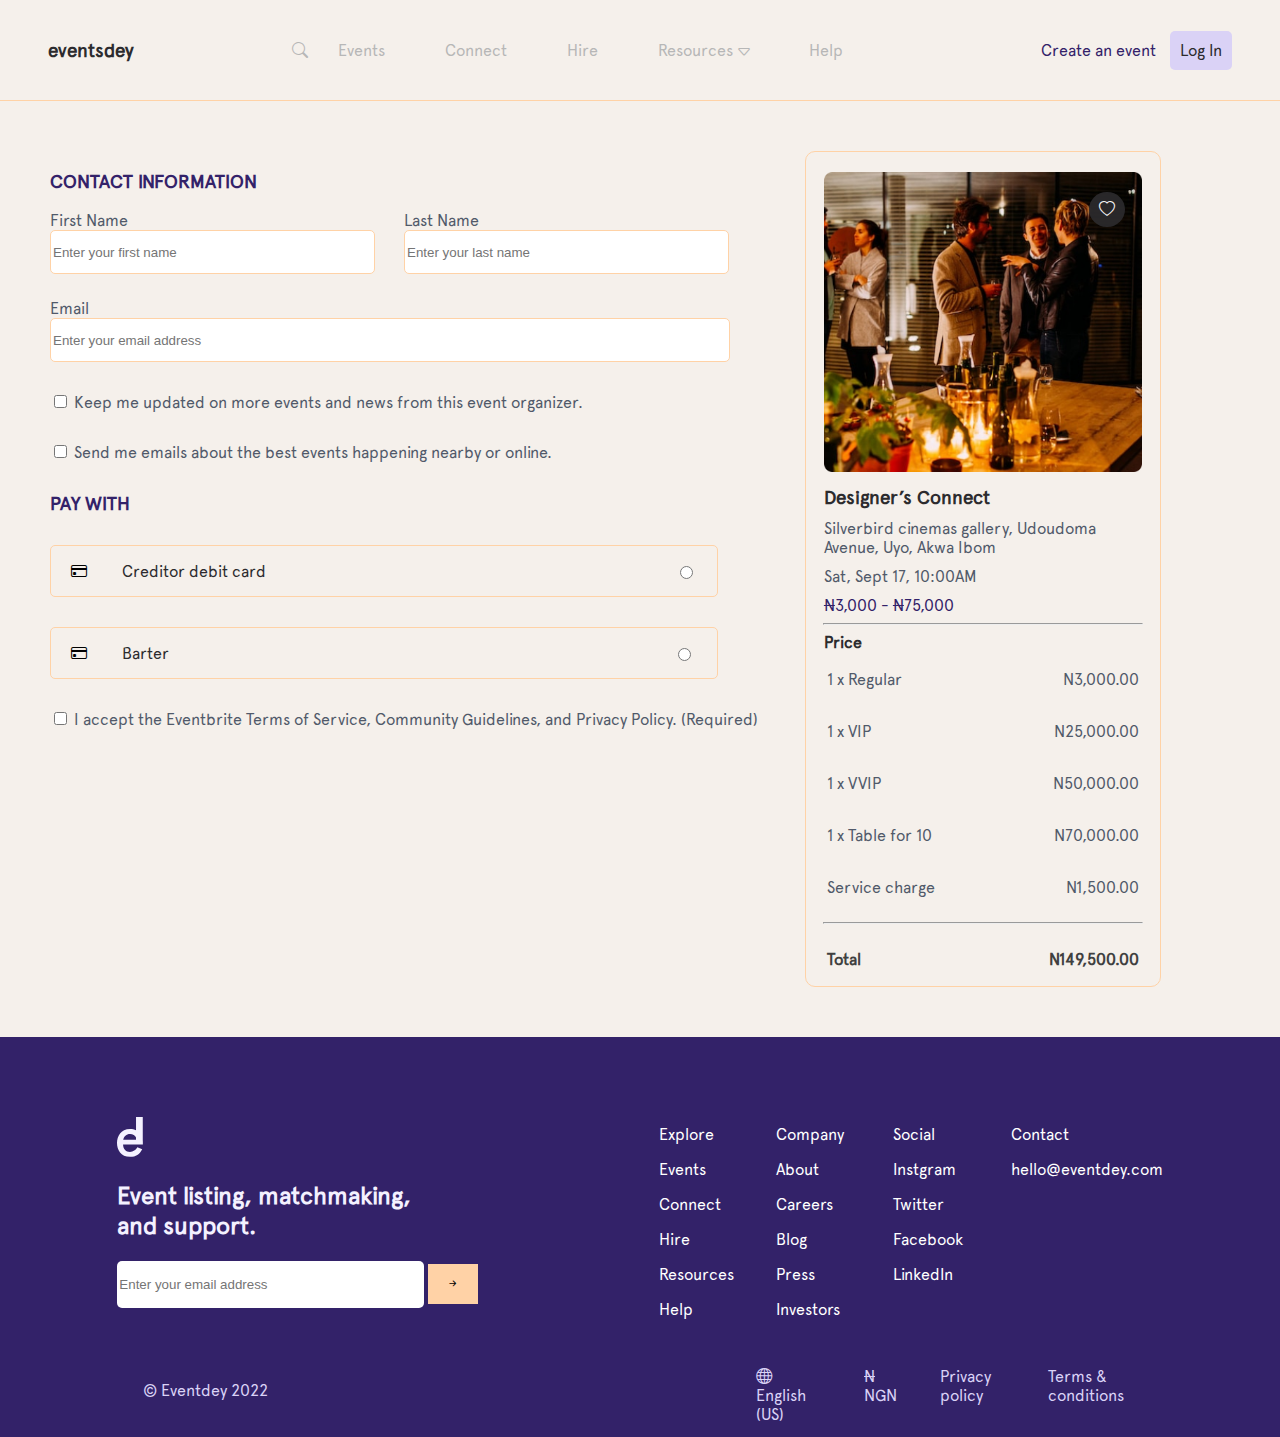
<file: desktop29.html>
<!DOCTYPE html>
<html lang="en">
<head>
    <meta charset="UTF-8">
    <meta http-equiv="X-UA-Compatible" content="IE=edge">
    <meta name="viewport" content="width=device-width, initial-scale=1.0">
    <title>Document</title>
    <link rel="stylesheet" href="./assets/style.css">
    <link rel="stylesheet" href="/assets/bootstrap-icons-1.9.1/bootstrap-icons.css">
</head>
<body>
    <div class="nav-container">
        <h3><a href="index.html">eventsdey</a></h3>
        <div id="nav-link1">
            <i class="bi bi-search"></i> 
            <a href="desktop2.html">Events</a>
            <a href="desktop13.html">Connect</a>
            <a href="#">Hire</a>
            <a href="#">Resources<i class="bi bi-caret-down"></i></a>
            <a href="#">Help</a>
        </div>
        <div id="nav-link2">
            <a id="nav-alink1" href="#">Create an event</a>
            <a id="nav-alink2" href="login.html">Log In</a>
        </div>
    </div>
        <!-- section 1 -->
        <div class="pay">
            <div id="payment-details">
                <h3>CONTACT INFORMATION</h3>
                <div id="name">
                    <div class="input">
                        <label for="">First Name</label>
                        <input type="text" placeholder="Enter your first name">
                    </div>
                
                    <div class="input">
                        <label for="">Last Name</label>
                        <input type="text" placeholder="Enter your last name">
                    </div>
                </div>

                <div id="email">
                    <label for="">Email</label>
                     <input class="form_input" type="email" placeholder="Enter your email address">
                </div>

                <div class="check">
                    <input type="checkbox">
                    <label for="">Keep me updated on more events and news from this event organizer.</label>
                </div>
                <div class="check">
                    <input type="checkbox">
                    <label for="">Send me emails about the best events happening nearby or online.</label>    
                </div>

                
               
                <h3>PAY WITH</h3>
                <div class="card">
                    <i class="bi bi-credit-card"></i>
                    <p>Creditor debit card</p>
                    <input id="round" type="radio" >
                </div>

                <div class="visa">
                    <img src="./assets/Pictures/desktop29/visa.svg" alt="">
                    <div id="card_number">
                        <label for="">Card number</label>
                        <input type="text" placeholder="0000 0000 0000">
                    </div>
                    <div id="card_detail">
                        <div class="card_input">
                            <label for="">Expiry date</label>
                            <input type="text" placeholder="MM/YYYY">
                        </div>
                        <div class="card_input">
                            <label for="">CVV</label>
                            <input type="text" placeholder="000">
                        </div>
                    </div>

                </div>

                <div class="card">
                    <i class="bi bi-credit-card"></i>
                    <p>Barter</p>
                    <input id="round1" type="radio">
                </div>
                <div class="barter">
                    <p>Sign into your Barter account to complete your purchase</p>
                    <a href="">Continue with Barter</a>
                </div>
                <input type="checkbox">
                <label for="">I accept the Eventbrite Terms of Service, Community Guidelines, and Privacy Policy. (Required)</label>    
            </div>

            <div id="payment-final">
                <div id="container">
                    <div id="heart">
                        <i class="bi bi-heart"></i>
                    </div>
                    <img src="./assets/Pictures/desktop2/1.png" alt="">
                    <div id="container_txt">
                        <h3>Designer’s Connect</h3>
                        <p>Silverbird cinemas gallery, Udoudoma Avenue, Uyo, Akwa Ibom</p>
                        <p>Sat, Sept 17, 10:00AM</p>
                        <span><del>N</del>3,000 - <del>N</del>75,000</span>
                    </div>
                </div>
                <hr style="width: 90%;">
                <div class="" id="total_pay">
                    <h4>Price</h4>

                    <table style="width: 90%;">
                        <tr style="height: 50px;color: #515A6A;" >
                            <td style="width: 20%;">1 x Regular</td>
                            <td style="width: 20%;text-align:right;">N3,000.00</td>
                            
                        </tr>
                        <tr style="height: 50px;color: #515A6A;" >
                            <td style="width: 20%;">1 x VIP</td>
                            <td style="width: 20%;text-align:right;">N25,000.00</td>
                            
                        </tr>
                        <tr style="height: 50px;color: #515A6A;">
                            <td style="width: 20%;">1 x VVIP</td>
                            <td style="width: 20%;text-align:right;">N50,000.00</td>
                            
                        </tr>
                        <tr style="height: 50px;color: #515A6A;" >
                            <td style="width: 20%;">1 x Table for 10</td>
                            <td style="width: 20%;text-align:right;">N70,000.00</td>
                            
                        </tr>
                        <tr style="height: 50px;color: #515A6A;">
                            <td style="width: 20%;">Service charge</td>
                            <td style="width: 20%;text-align:right;">N1,500.00</td>
                            
                        </tr>
                    </table>
                </div>
                <hr style="width: 90%;">
                <table style="width: 90%;">
                    <tr style="height: 50px;color: #404040; font-weight: bold;">
                        <td style="width: 20%;">Total</td>
                        <td style="width: 20%;text-align:right;">N149,500.00</td>
                        
                    </tr>
                </table>
                
            </div>
        </div>


        <!-- footer -->

        <div class="footer">
            <div class="foot">
                <img  id="foot-img" src="./assets/Pictures/desktop1/1.svg" alt="">
                <h2>Event listing, matchmaking, and support.</h2>
                <div id="foot-input">
                    <form action="">
                        <input type="email" placeholder="Enter your email address">
                        <button><i class="bi bi-arrow-right-short"></i></button>
                    </form>
                </div>
                <span>&copy; Eventdey 2022</span>
            </div>
            <div class="foot">
                <div class="foot-link">
                    <div id="foot-link">
                        <a href="">Explore</a>
                        <a href="">Events</a>
                        <a href="">Connect</a>
                        <a href="">Hire</a>
                        <a href="">Resources</a>
                        <a href="">Help</a>
                    </div>
                    <div id="foot-link">
                        <a href="">Company</a>
                        <a href="">About</a>
                        <a href="">Careers</a>
                        <a href="">Blog</a>
                        <a href="">Press</a>
                        <a href="">Investors</a>
                    </div>
                    <div id="foot-link">
                        <a href="">Social</a>
                        <a href="">Instgram</a>
                        <a href="">Twitter</a>
                        <a href="">Facebook</a>
                        <a href="">LinkedIn</a>
                    </div>
                    <div id="foot-link">
                        <a href="">Contact</a>
                        <a href="">hello@eventdey.com</a>
                    </div>
    
                </div>
    
    
                <div id="span" >
                    <p><i class="bi bi-globe"></i>English (US)</p>
                    <p><del>N</del> NGN</p>
                    <p>Privacy policy</p>
                    <p>Terms & conditions</p>
                </div>
    
            </div>
    
        </div>
        </div>


        <script src="./assets/main.js"></script>

</body>
</html>
</file>
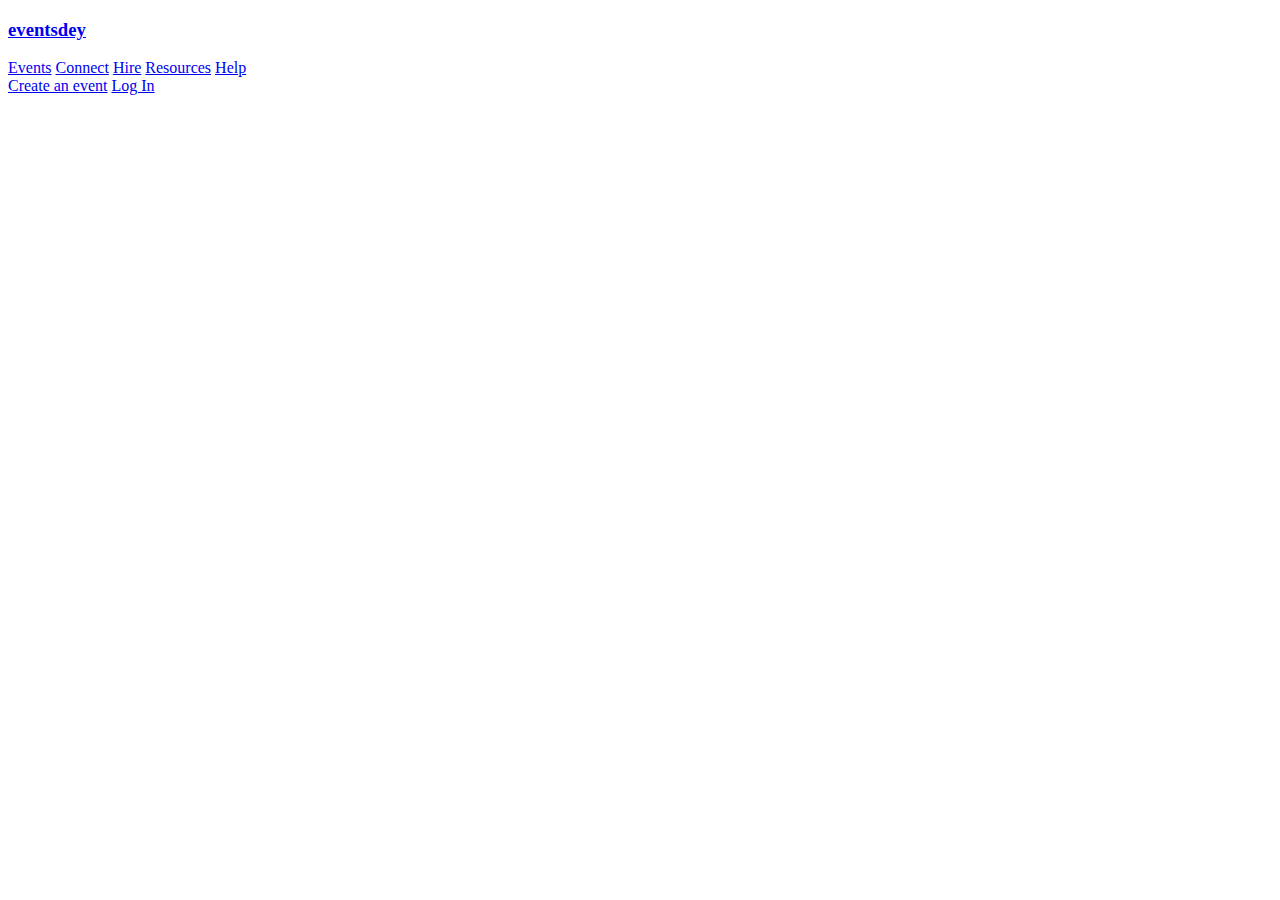
<file: desktop34.html>
<!DOCTYPE html>
<html lang="en">
<head>
    <meta charset="UTF-8">
    <meta http-equiv="X-UA-Compatible" content="IE=edge">
    <meta name="viewport" content="width=device-width, initial-scale=1.0">
    <title>Document</title>
</head>
<body>
    <div class="nav-container">
        <h3><a href="index.html">eventsdey</a></h3>
        <div id="nav-link1">
            <i class="bi bi-search"></i> 
            <a href="desktop2.html">Events</a>
            <a href="desktop13.html">Connect</a>
            <a href="#">Hire</a>
            <a href="#">Resources<i class="bi bi-caret-down"></i></a>
            <a href="#">Help</a>
        </div>
        <div id="nav-link2">
            <a id="nav-alink1" href="#">Create an event</a>
            <a id="nav-alink2" href="login.html">Log In</a>
        </div>
    </div>

    <!-- payment completed page -->
    <div class="payment_completed">
        <div class="payment"></div>        <div class="payment"></div>

    </div>
</body>
</html>
</file>
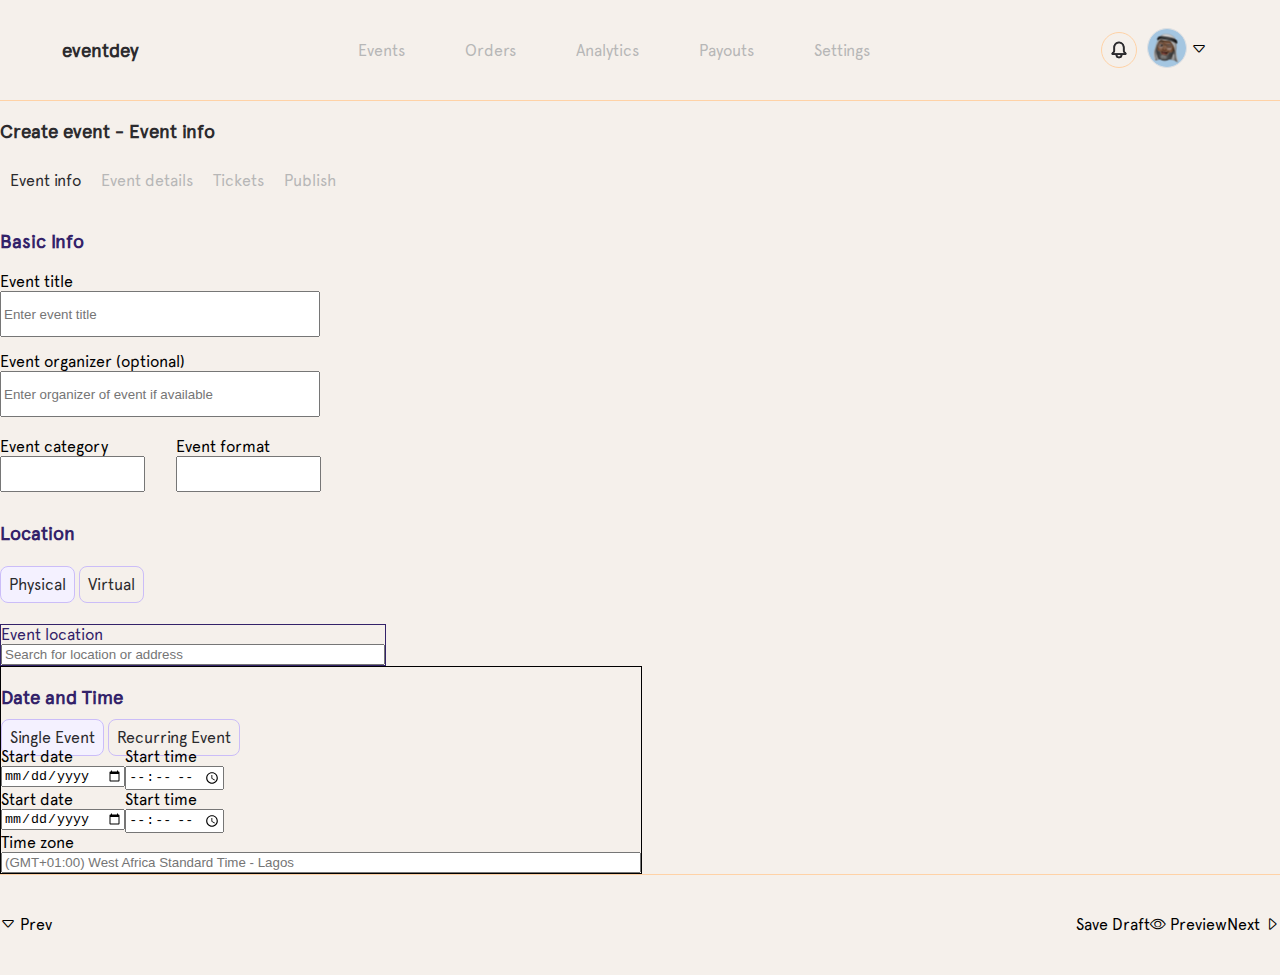
<file: eventinfo.html>
<!DOCTYPE html>
<html lang="en">
<head>
    <meta charset="UTF-8">
    <meta http-equiv="X-UA-Compatible" content="IE=edge">
    <meta name="viewport" content="width=device-width, initial-scale=1.0">
    <title>Document</title>
    <link rel="stylesheet" href="assets/style2.css">
    <link rel="stylesheet" href="/assets/bootstrap-icons-1.9.1/bootstrap-icons.css">
</head>
<body>
    <div class="nav-container">
        <h3><a href="index.html">eventdey</a></h3>
        <div id="nav-link1">
            <a href="desktop2.html">Events</a>
            <a href="desktop13.html">Orders</a>
            <a href="#">Analytics</a>
            <a href="#">Payouts</a>
            <a href="#">Settings</a>
        </div>
        <div id="nav-link2">
            <img src="./assets/Pictures/Organizing Events/1.svg" alt="">
            <div id="nav_link_img">
                <img src="./assets/Pictures/Organizing Events/2.svg" alt="">
                <i class="bi bi-caret-down"></i>
            </div>
       
        </div>
    </div>
    <!-- part2 -->
    <div id="part2">
        <h3>Create event - Event info</h3>
        <div id="part2_link">
            <a href="" class="active">Event info</a>
            <a href="">Event details</a>
            <a href="">Tickets</a>
            <a href="">Publish</a>
        </div>
        <div id="basic_info">
            <h3>Basic Info</h3>
            <div id="title_organizer">
                <div class="event">
                    <label for="">Event title</label>
                    <input type="text" placeholder="Enter event title">
                </div>
                <div class="event">
                    <label for="">Event organizer (optional)</label>
                    <input type="text" placeholder="Enter organizer of event if available">
                </div>
            </div>
            <div id="cat_format">
                <div class="cat_format">
                    <label for="">Event category</label>
                    <input type="text">
                </div>
                <div class="cat_format">
                    <label for="">Event format</label>
                    <input type="text">
                </div>
            </div>
        </div>
        <div id="location">
            <h3>Location</h3>
            <div id="location_btn">
                <a id="lb1" href="">Physical</a>
                <a id="lb2" href="">Virtual</a>
            </div>
            <div id="enter-location">
                <label for="">Event location</label>
                <input type="text" placeholder="Search for location or address">
            </div>
        </div>
        <div id="date_time">
            <h3>Date and Time</h3>
            <div id="dt_btn">
                <a id="lb1" href="">Single Event</a>
                <a id="lb2" href="">Recurring Event</a>
            </div>
            <div class="format">
                <div class="date_time">
                    <label for="">Start date</label>
                    <input type="date" placeholder="DD/MM/YYYY">
                </div>
                <div class="date_time">
                    <label for="">Start time</label>
                    <input type="time">
                </div>
            </div>
            <div class="format">
                <div class="date_time">
                    <label for="">Start date</label>
                    <input type="date" placeholder="DD/MM/YYYY">
                </div>
                <div class="date_time">
                    <label for="">Start time</label>
                    <input type="time">
                </div>
            </div>
            <div id="time_zone">
                <label for="">Time zone</label>
                <input type="text" placeholder="(GMT+01:00) West Africa Standard Time - Lagos">
            </div>
        </div>
    </div>
    <!-- footer -->
    <div class="foot">
        <div class="sec">
            <p><span><i class="bi bi-caret-down"></i></span> Prev </p>

        </div>
        <div class="sec">
            <p>Save Draft</p>
            <p><span><i class="bi bi-eye"></i></span> Preview</p>
            <p>Next <span><i class="bi bi-caret-right"></i></span></p>
        </div>
    </div>
</body>
</html>
</file>
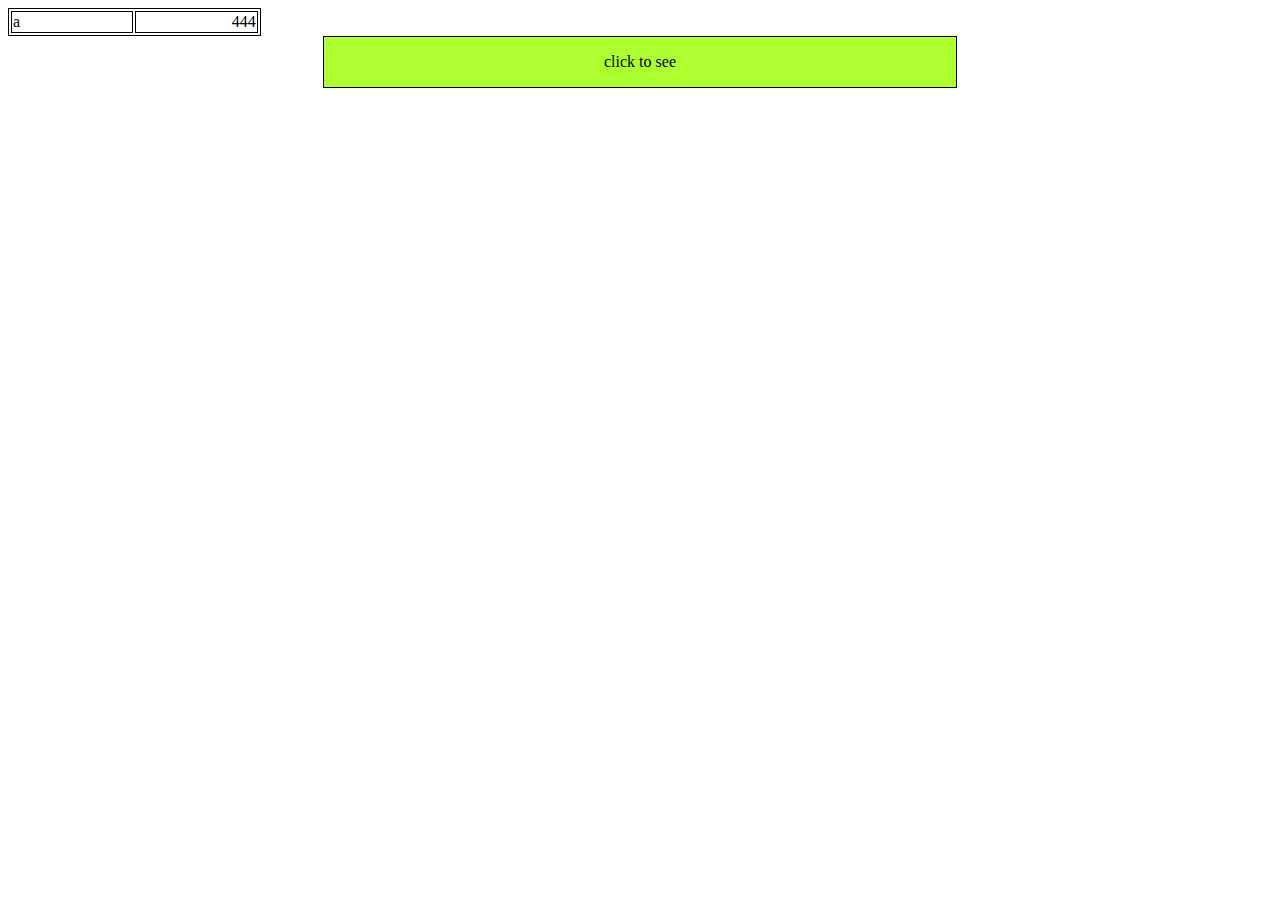
<file: jj.html>
<!DOCTYPE html>
<html lang="en">
<head>
    <meta charset="UTF-8">
    <meta http-equiv="X-UA-Compatible" content="IE=edge">
    <meta name="viewport" content="width=device-width, initial-scale=1.0">
    <title>Document</title>
    <style>
            .hold{
                width: 50%;
                height: 50px;
                margin:0 auto ;
                border: 1px solid;
                background: greenyellow;
                text-align: center;
            }
            #glow{
                width: 50%;
                height: 50px;
                margin:0 auto ;
                border: 1px solid;
                background: #666;
                color: #fff;
                display: none;
                text-align: center;
            }
    </style>
</head>
<body>
        

    <table style="width: 20%; border: 1px solid;">
        <tr >
            <td style="width: 20%; border: 1px solid; ">a</td>
            <td style="width: 20%; border: 1px solid; text-align:right;">444</td>
        </tr>
    </table>
        <div class="hold">
            <p>
                click to see
            </p>

        </div>
        <div id="glow">
            <p>This is  me</p>
        </div>

    <script>
        const glow = document.querySelector('#glow')
        const hold = document.querySelector('.hold')
        hold.addEventListener('click',show)
        function show(){
            if(glow.style.display == 'none'){
                glow.style.display = 'block'
            }else{
                glow.style.display = 'none'

            }
        }
    </script>
</body>
</html>
</file>
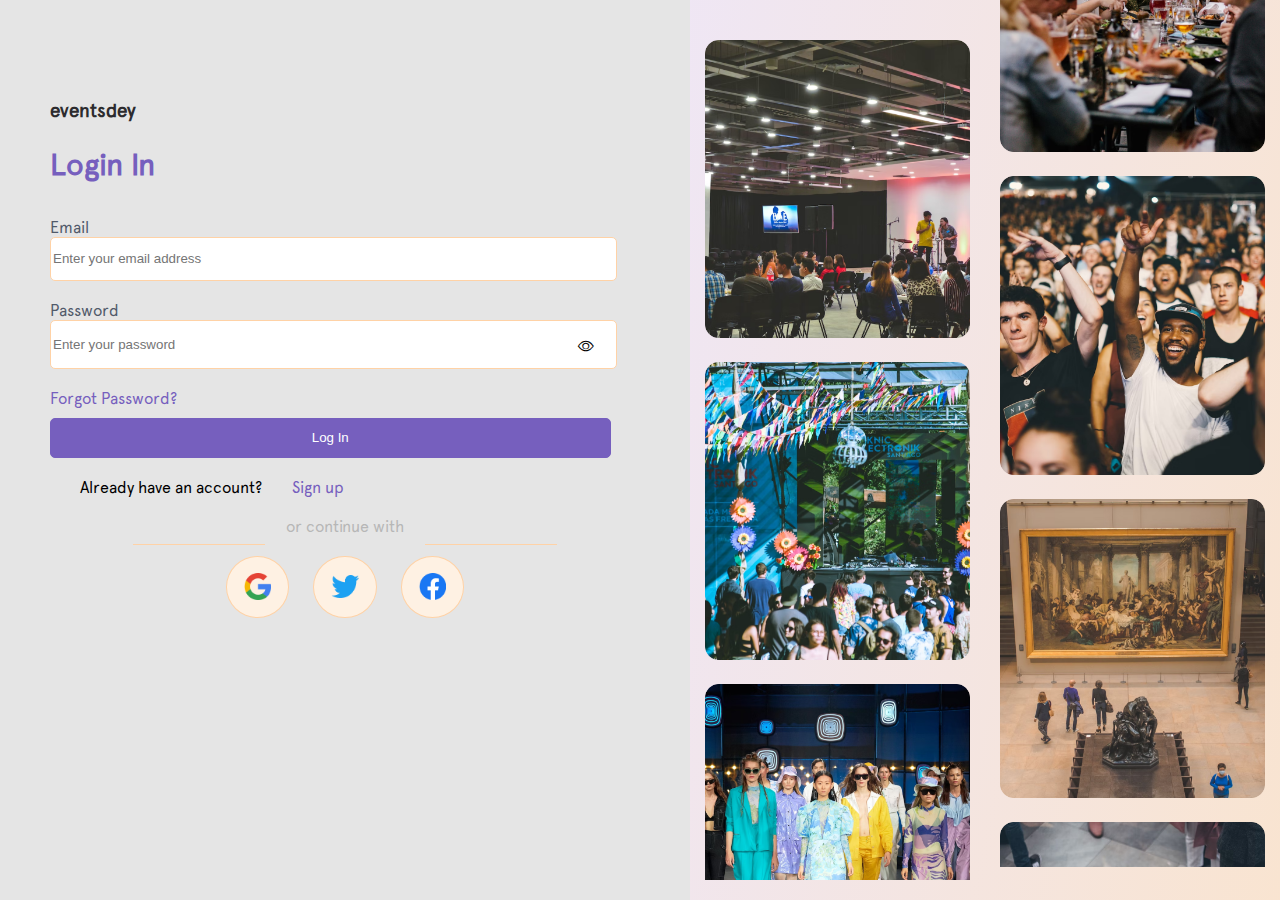
<file: login.html>
<!DOCTYPE html>
<html lang="en">
<head>
    <meta charset="UTF-8">
    <meta http-equiv="X-UA-Compatible" content="IE=edge">
    <meta name="viewport" content="width=device-width, initial-scale=1.0">
    <title>Document</title>
    <link rel="stylesheet" href="./assets/style.css">
    <link rel="stylesheet" href="/assets/bootstrap-icons-1.9.1/bootstrap-icons.css">

</head>
<body>
    <div class="signup">
        <div id="signup-form">
            <h3>eventsdey</h3>
            <h2>Login In</h2>
            <form action="" id="signup_form" style="display:flex ; flex-direction:column;">
               
                <div id="email">
                    <label for="">Email</label>
                    <input class="form_input" type="email" placeholder="Enter your email address">
                </div>
                <div id="password">
                    <label for="">Password</label>
                    <div id="form_input">
                        <input class="form_input" type="password" placeholder="Enter your password">
                        <div class="eye">
                            <i class="bi bi-eye"></i>
                        </div>
                    </div>
                </div>
                <div id="submit">
                    <a href="">Forgot Password?</a>
                    <button>Log In</button>
                </div>
               
            </form>
                <p id="recover">Already have an account? <span><a  href="signup.html">Sign up</a></span></p>

                <div id="continue">
                    <!-- <div class="line"></div> -->
                    <p>or continue with</p>
                    <!-- <div class="line"></div> -->
                </div>
            <div id="social-handle">
                <div class="cir"><img src="./assets/Pictures/login/10.png" alt=""></div>
                <div class="cir"><img src="./assets/Pictures/login/9.png" alt=""></div>
                <div class="cir"><img src="./assets/Pictures/login/8.png" alt=""></div>
            </div>
        </div>
  
        <div id="signup-form1">
            <div class="img" id="imgA">
                <img src="./assets/Pictures/login/1.png" alt="">
                <img src="./assets/Pictures/login/3.png" alt="">
                <img src="./assets/Pictures/login/6.png" alt="">

            </div>
            <div class="img">
                <img src="./assets/Pictures/login/2.png" alt="">
                <img src="./assets/Pictures/login/4.png" alt="">
                <img src="./assets/Pictures/login/5.png" alt="">
                <img src="./assets/Pictures/login/7.png" alt="">
            </div>
        </div>

    </div>
</body>
</html>
</file>
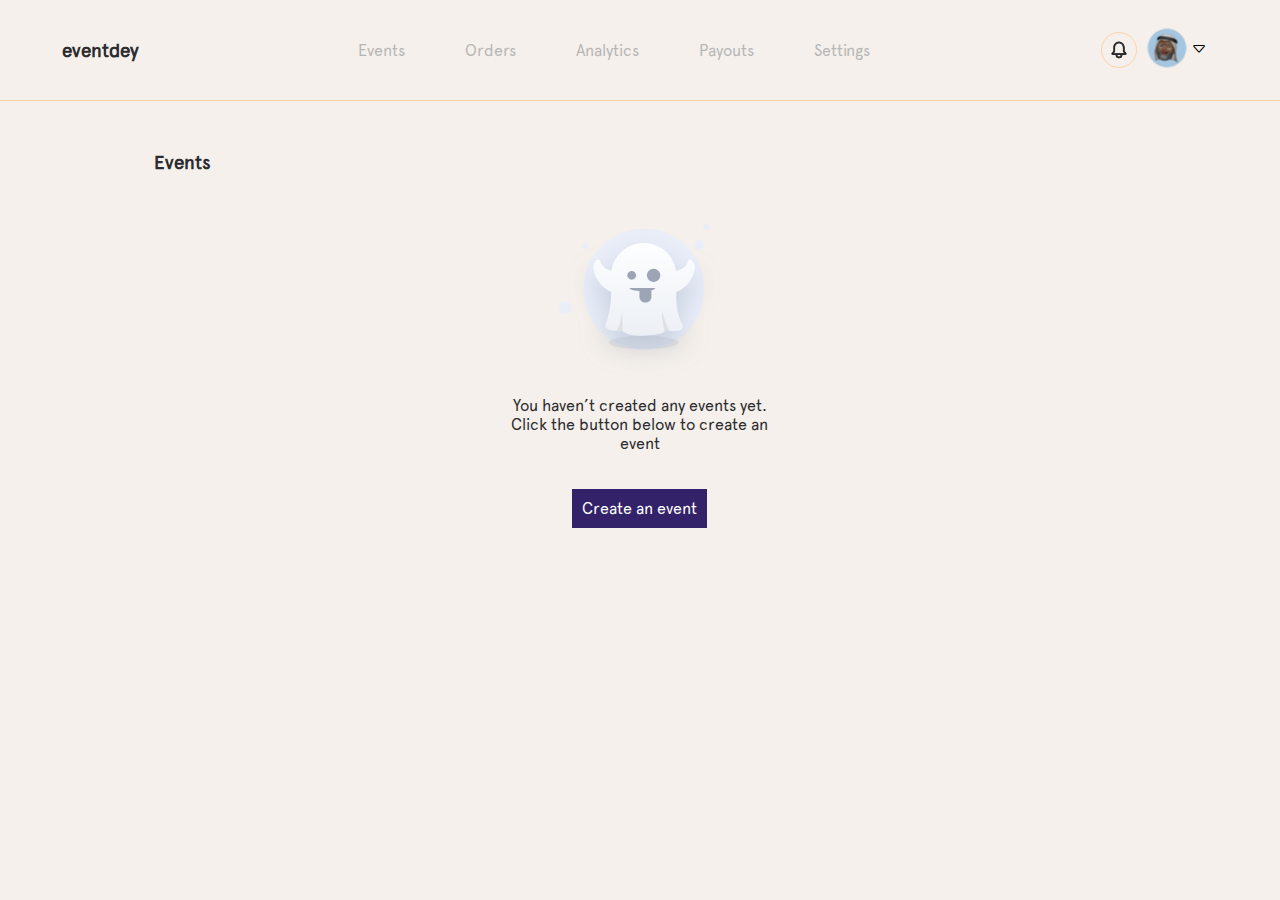
<file: organizing-events1.html>
<!DOCTYPE html>
<html lang="en">
<head>
    <meta charset="UTF-8">
    <meta http-equiv="X-UA-Compatible" content="IE=edge">
    <meta name="viewport" content="width=device-width, initial-scale=1.0">
    <title>Document</title>
    <link rel="stylesheet" href="assets/style2.css">
    <link rel="stylesheet" href="/assets/bootstrap-icons-1.9.1/bootstrap-icons.css">
</head>
<body>
    <div class="nav-container">
        <h3><a href="index.html">eventdey</a></h3>
        <div id="nav-link1">
            <a href="desktop2.html">Events</a>
            <a href="desktop13.html">Orders</a>
            <a href="#">Analytics</a>
            <a href="#">Payouts</a>
            <a href="#">Settings</a>
        </div>
        <div id="nav-link2">
            <img src="./assets/Pictures/Organizing Events/1.svg" alt="">
            <div id="nav_link_img">
                <img src="./assets/Pictures/Organizing Events/2.svg" alt="">
                <i class="bi bi-caret-down"></i>
            </div>
       
        </div>
    </div>
    <!-- part1 -->
    <div id="part1">
        <h3 id="event">Events</h3>
        <div id="section">
            <img src="./assets/Pictures/Organizing Events/3.svg" alt="">
            <p>You haven’t created any events yet.
                Click the button below to create an event</p>
            <a href="">Create an event</a>
        </div>
    </div>
</body>
</html>
</file>
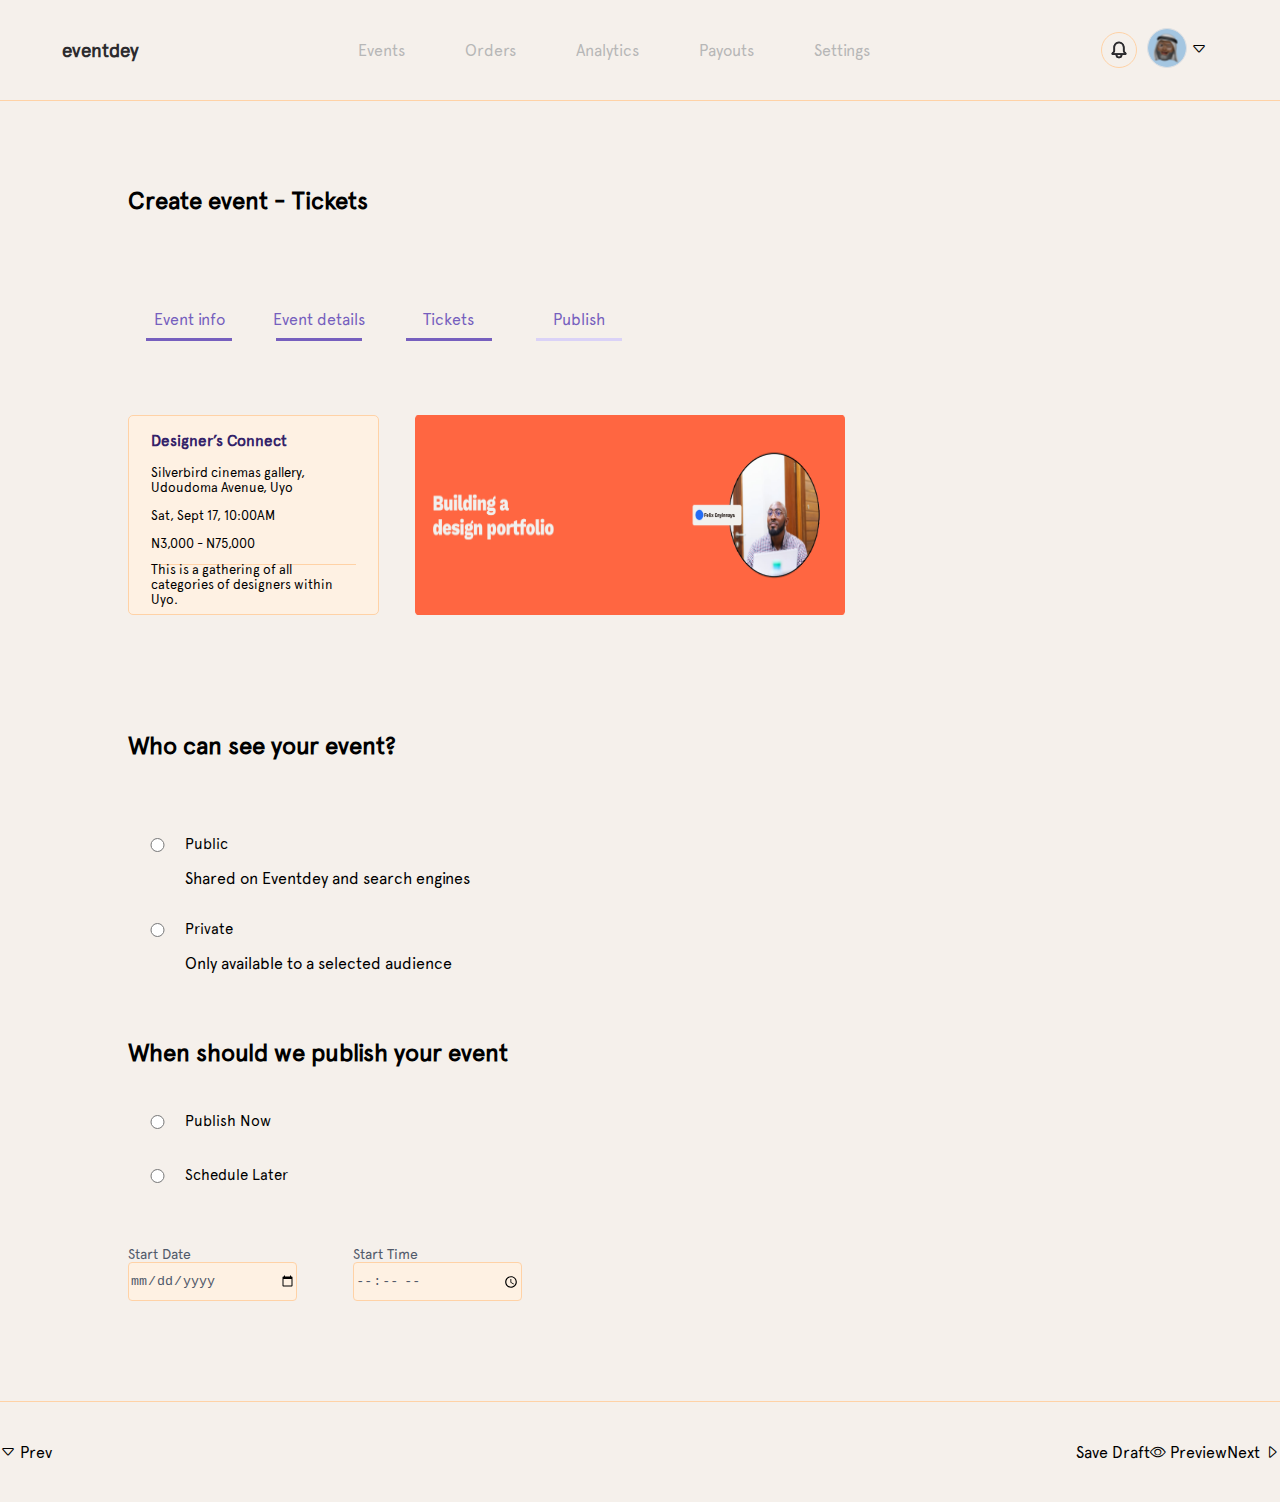
<file: publish-now.html>
<!DOCTYPE html>
<html lang="en">
<head>
    <meta charset="UTF-8">
    <meta http-equiv="X-UA-Compatible" content="IE=edge">
    <meta name="viewport" content="width=device-width, initial-scale=1.0">
    <title>Document</title>
    <link rel="stylesheet" href="assets/style2.css">
    <link rel="stylesheet" href="assets/bootstrap-icons-1.9.1/bootstrap-icons.css">
</head>
<body>
    <div class="nav-container">
        <h3><a href="index.html">eventdey</a></h3>
        <div id="nav-link1">
            <a href="desktop2.html">Events</a>
            <a href="desktop13.html">Orders</a>
            <a href="#">Analytics</a>
            <a href="#">Payouts</a>
            <a href="#">Settings</a>
        </div>
        <div id="nav-link2">
            <img src="./assets/Pictures/Organizing Events/1.svg" alt="">
            <div id="nav_link_img">
                <img src="./assets/Pictures/Organizing Events/2.svg" alt="">
                <i class="bi bi-caret-down"></i>
            </div>
       
        </div>
    </div>

    <div class="info_container">
        <h2>Create event - Tickets</h2>
        <div class="event_topics">
            <div class="box">
                Event info
                <div class="line"></div>
            </div>
            <div class="box">
                Event details
                <div class="line"></div>
            </div>
            <div class="box">
                Tickets
                <div class="line"></div>
            </div>
            <div class="box">
                Publish
                <div class="active"></div>
            </div>
        </div>




        <!-- Designer Part -->

        <div class="designer_box">
            <div class="d_box">
                <h3>
                   Designer’s Connect 
                </h3>
                <p>
                    Silverbird cinemas gallery, Udoudoma Avenue, Uyo
                </p>
                <p>
                    Sat, Sept 17, 10:00AM
                </p>
                <p>
                    N3,000 - N75,000
                </p>
                
                <div class="liner">
                    This is a gathering of all categories of designers within Uyo.
                </div>
                   
               
            </div>
            <img src="assets/Pictures/publish-now/rec.png" alt="This is an image" >
        </div>



        <!-- form part -->


        <form action="">

            <div class="querry" id="event-type">


                <h2>Who can see your event?</h2>

                <div class="querry1">
                    <input type="radio" name="audience" onclick="changerHandle()">
                    <div>
                        <h3>Public</h3>
                        <p>Shared on Eventdey and search engines</p>
                    </div>
                </div>
                <div class="querry1">
                    <input type="radio" name="audience"  onclick="changer()">
                    <div>
                        <h3>Private</h3>
                        <p>Only available to a selected audience</p>
                    </div>
                </div>

            </div>

            <br>



            <div class="querry" id="private-event">

                <h2>Select Audience</h2>

                <div class="audiences">
                    <div class="link active" id="firstlink" onclick="linkHandle()">
                        Anyone with link
                    </div>
                    <div class="link " id="secondlink" onclick="passWordHandle()">
                        People with password
                    </div>
                </div>

                <div class="password" id="password">
                    <h5>Set Pasword</h5>
                    <div class="details">
                        <input type="password" name="" id="encrypted_password" placeholder="Enter your password">
                        <i class="bi bi-eye" onclick="revealHeadle()"></i>
                    </div>
                    
                  
                </div>

            </div>
            
            <br>






            <div class="querry" id="private-event2">

                <h2>Will this event ever be public?</h2>

                <div class="querry1">
                    <input type="radio" name="pub" onclick="dateHandle()">
                    <div>
                        <h3>No, keep it private</h3>
                       
                    </div>
                </div>
                <div class="querry1">
                    <input type="radio" name="pub" id="">
                    <div>
                        <h3>Yes, schedule to share publicly</h3>
                       
                    </div>
                </div>

                <br>
            </div>
            

            <div class="querry" id=public-event>

                <h2>When should we publish your event</h2>

                <div class="querry1">
                    <input type="radio" name="pub" id="">
                    <div>
                        <h3>Publish Now</h3>
                       
                    </div>
                </div>
                <div class="querry1">
                    <input type="radio" name="pub" id="">
                    <div>
                        <h3>Schedule Later</h3>
                       
                    </div>
                </div>

               

            </div>

            <div class="date-time" >
                <div class="box">
                    <h6>Start Date</h6>
                    <div class="time-box" >
                        <input type="date" name="timing" id="">
                    </div>
                </div>
                <div class="box">
                    <h6>Start Time</h6>
                    <div class="time-box">
                        <input type="time" name="timing" id="">
                    </div>
                </div>

            </div>
            

        </form>





    </div>

     <!-- footer -->
     <div class="foot">
        <div class="sec">
            <p><span><i class="bi bi-caret-down"></i></span> Prev </p>

        </div>
        <div class="sec">
            <p>Save Draft</p>
            <p><span><i class="bi bi-eye"></i></span> Preview</p>
            <p>Next <span><i class="bi bi-caret-right"></i></span></p>
        </div>
    </div>


    

<script>

    function changer(){
        document.getElementById("private-event").style.display="block";
        document.getElementById("private-event2").style.display="block";
        document.getElementById("public-event").style.display="none";
    }

    function changerHandle(){
        document.getElementById("private-event").style.display="none";
        document.getElementById("private-event2").style.display="none";
        document.getElementById("public-event").style.display="block";
    }

    function passWordHandle(){
        document.getElementById("password").style.display="block";
        document.getElementById("firstlink").style.backgroundColor="transparent";
        document.getElementById("secondlink").style.backgroundColor="#F4F1FF";
        
    }

    function linkHandle(){
        document.getElementById("password").style.display="none";
        document.getElementById("firstlink").style.backgroundColor="#F4F1FF";
        document.getElementById("secondlink").style.backgroundColor="transparent";
        
    }

    function revealHeadle(){
        const encrypted_password=document.getElementById("encrypted_password");
        if(encrypted_password.type==="password"){
            encrypted_password.type="text";
        }
        else{
            encrypted_password.type="password";
        }
    }

    
</script>




   
</body>
</html>
</file>
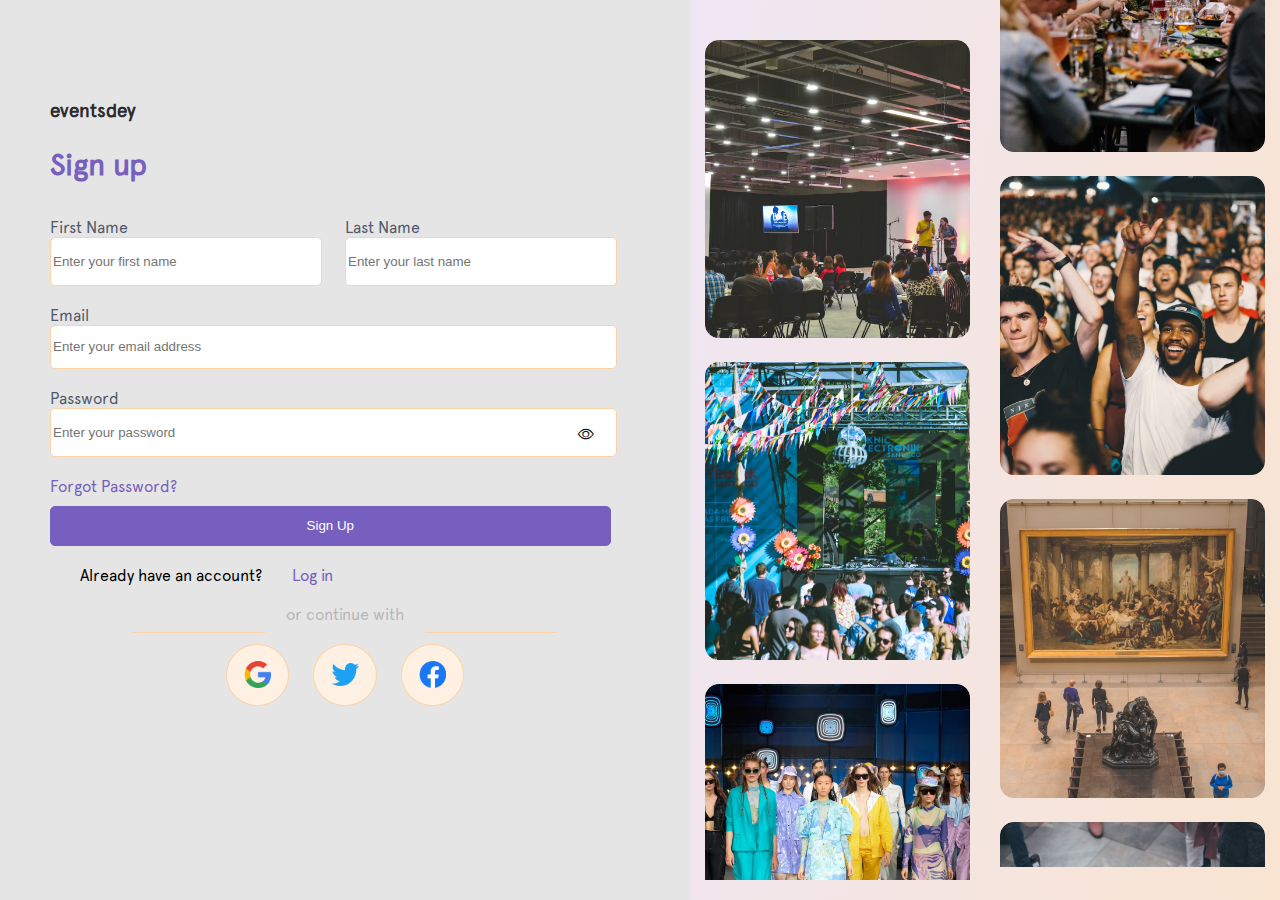
<file: signup.html>
<!DOCTYPE html>
<html lang="en">
<head>
    <meta charset="UTF-8">
    <meta http-equiv="X-UA-Compatible" content="IE=edge">
    <meta name="viewport" content="width=device-width, initial-scale=1.0">
    <title>Document</title>
    <link rel="stylesheet" href="./assets/style.css">
    <link rel="stylesheet" href="/assets/bootstrap-icons-1.9.1/bootstrap-icons.css">

</head>
<body>
    <div class="signup">
        <div id="signup-form">
            <h3>eventsdey</h3>
            <h2>Sign up</h2>
            <form action="" id="signup_form" style="display:flex ; flex-direction:column;">
                <div id="name">
                
                    <div class="input">
                        <label for="">First Name</label>
                        <input type="text" placeholder="Enter your first name">
                    </div>
                   
                    <div class="input">
                        <label for="">Last Name</label>
                        <input type="text" placeholder="Enter your last name">
                    </div>
                </div>
                
                <div id="email">
                    <label for="">Email</label>
                    <input class="form_input" type="email" placeholder="Enter your email address">
                </div>
                <div id="password">
                    <label for="">Password</label>
                    <div id="form_input">
                        <input class="form_input" type="password" placeholder="Enter your password">
                        <div class="eye">
                            <i class="bi bi-eye"></i>
                        </div>
                    </div>
                </div>
                <div id="submit">
                    <a href="">Forgot Password?</a>
                    <button>Sign Up</button>
                </div>
               
            </form>
                <p id="recover">Already have an account? <span><a  href="login.html">Log in</a></span></p>

                <div id="continue">
                    <!-- <div class="line"></div> -->
                    <p>or continue with</p>
                    <!-- <div class="line"></div> -->
                </div>
            <div id="social-handle">
                <div class="cir"><img src="./assets/Pictures/login/10.png" alt=""></div>
                <div class="cir"><img src="./assets/Pictures/login/9.png" alt=""></div>
                <div class="cir"><img src="./assets/Pictures/login/8.png" alt=""></div>
            </div>
        </div>
  
        <div id="signup-form1">
            <div class="img" id="imgA">
                <img src="./assets/Pictures/login/1.png" alt="">
                <img src="./assets/Pictures/login/3.png" alt="">
                <img src="./assets/Pictures/login/6.png" alt="">

            </div>
            <div class="img">
                <img src="./assets/Pictures/login/2.png" alt="">
                <img src="./assets/Pictures/login/4.png" alt="">
                <img src="./assets/Pictures/login/5.png" alt="">
                <img src="./assets/Pictures/login/7.png" alt="">
            </div>
        </div>

    </div>
</body>
</html>
</file>
<file: assets/style.css>
@font-face {
    font-family: 'Apercu';
    src: url(./font/Apercu-Font-Family/Apercu\ Pro\ Regular.otf);
}

body{
    margin: 0;
    font-family: 'Apercu';
}
body a{
    text-decoration: none;

}
.nav-container{
    width: 100%;
    height: 100px;
    display: flex;
    justify-content: space-around;
    align-items: center;
    border-bottom: 1px solid #FFD2A6;
    background-color: #F5F0EB;

}
.nav-container h3, a{
    color: #2C2B2E;
}
#nav-link1{
    width: 55%;
    display: flex;
    justify-content: center;

}
#nav-link1 a{
    margin: 0 30px;
    color: #B7B7B7;
}
#nav-link2 a{
    padding: 10px 10px;
}
#nav-link2 #nav-alink1{
    color: #332269;
}
#nav-link2 #nav-alink2{
    background-color: #DAD2F6;
    color: #2C2B2E;
    border-radius: 5px;
}
.bi-search{
    color: #B7B7B7;
}
.bi-caret-down{
    position: relative;
    top: 2px;
    left: 3px;
}
/* section 1 */

.section1{
    width: 100%;
    height: 500px;
    display: flex;
    justify-content: space-evenly;
    background-image: linear-gradient(95.64deg, #ECE7FF 0%, #F9E4D0 100.01%);
    position: relative;
    overflow: hidden;

}
#subsectA{
    width: 50%;
    display: flex;
    flex-direction: column;
    justify-content: center; 
    position: relative;

}
.section1 #dummy1{
    width: 20%;
    height:300px;
    position: abso2lute;
    top: 380px;
    left: 5%;
}
#subsectA h3{
    width: 40%;
    font-size: 28px;
    color: #2C2B2E;
    line-height: 1.5;
}
#subsectA h3 span{
    color:#765FBE;
}
#subsectA p{
    width: 87%;
    font-size: 18px;
    color: #515A6A;
    margin-top: -10px;
}
#sublink{
    margin: 30px 0;
}
#subsectA a{
    width: 30%;
    padding: 10px 10px;
    border: 1px solid #332269;
}
#subsectA #event1{
    background-color: #332269;
    color: #F4F1FF;
    border-radius: 5px ;
}
#subsectA #event2{
    color: #2C2B2E;
    margin: 0 5%;
    border-radius: 5px ;

}
#subsectB{
    width: 35%;
    position: relative;
}
.section1 #dummy{
    width: 20%;
    height: 300px;
    position: absolute;
    top: 80px;
    left: 60%;

}
#subsectB #img{
    width: 90%;
    height: 150px;
    display: flex;
    margin: 50px auto;
    gap: 1em;
}
#img img{
    width: 100%;
    height: 190px;

}
#subsectB #img1{
    width: 90%;
    height: 100px;
    margin: 10px auto;

}
#img1 img{
    width: 100%;
    height: 150px;
}

/* section 2 */

.section2{
    width: 100%;
    height: 450px;
    background-color: #F5F0EB;
    display: flex;
    justify-content: center;
}
#subsectC{
    width: 50%;
    padding: 50px 0;
}
#subsectC h3{
    width: 40%;
    font-size: 28px;
    color: #2C2B2E;
    line-height: 1.5;
    margin-left: 75px;
    
}
#subsectC h3 span{
    color:#765FBE;
}
#subsectC p{
    width: 87%;
    font-size: 18px;
    color: #515A6A;
    margin-left: 75px;
}
#sublink1{
    margin: 50px 0;
    padding: 0px 70px;
}
#subsectC a{
    width: 30%;
    padding: 10px 10px;
}
#subsectC #event3{
    color: #2C2B2E;
    border: 1px solid #2C2B2E;
    border-radius: 5px ;


}
#subsectC #event4{
    color: #765FBE;
    margin: 0 5%;
    border-radius: 5px ;

}
#subsectD{
    width: 50%;
    padding: 50px 0;
}
.subD{
    width: 90%;
    height: 90px;
    display: flex;
    gap: 2em;
    align-items: center;
    justify-content: center;
}
.subD1{
    width: 25%;
    height: 70px;
    border-radius: 5px;
    display: flex;
    align-items: center;
    justify-content: center;
}
.subD2{
    width: 25%;
    height: 70px;
    border-radius: 5px;
    display: flex;
    align-items: center;
    justify-content: center;

}

.subD3{
    width: 25%;
    height: 70px;
    border-radius: 5px;
    display: flex;
    align-items: center;
    justify-content: center;

}
.subD4{
    width: 25%;
    height: 70px;
    border-radius: 5px;
    display: flex;
    align-items: center;
    justify-content: center;
}
#fd1{
    background-color:rgba(255, 84, 3, 0.05);
    border: 1px solid #FF5403;
}
#fd2{
    background-color: rgba(218, 210, 246, 0.4);
    border: 1px solid #765FBE;
}
#fd3{
    background-color: rgba(77, 119, 255, 0.15);
    border: 1px solid #4D77FF;
}
#fd4{
    background-color: rgba(99, 183, 93, 0.1);
    border: 1px solid #63B75D;
}
#fd5{
    background-color: #E4E7EC;
    border: 1px solid #515A6A;
}
#fd6{
    background-color: rgba(253, 46, 179, 0.1);
    border: 1px solid #FD2EB3;
}
#fd7{
    background-color: rgba(251, 180, 72, 0.15);
    border: 1px solid #FBB448;
}
#fd8{
    background-color: rgba(250, 112, 112, 0.1);
    border: 1px solid #FA7070;
}
#fd9{
    background-color: rgba(218, 210, 246, 0.35);
    border: 1px solid #765FBE;
}
#fd10{
    background-color: rgba(68, 142, 246, 0.15);
    border: 1px solid #448EF6;
}
#fd11{
    background-color: rgba(0, 163, 136, 0.1);
    border: 1px solid #00A388;
}
#fd12{
    background-color: rgba(236, 119, 69, 0.1);
    border: 1px solid #EC7745;
}

/* section 3 */

.section3{
    width: 100%;
    background-color: #F4F1FF;
    padding: 70px 0;
}

.section3 h3{
    color: #332269;
    font-size: 25px;
    text-align: center;
    
}
.section3 p{
    color: #515A6A;
    width: 45%;
    margin: auto;
    font-size: 16px;
    text-align: center;

}
.subsectE{
    width:90%;
    /* height: 300px; */
    display: flex;
    justify-content: space-between;
    margin: 50px auto;

}
.subsectE .subE{
    width: 21%;
    border: 1px solid;

}
.subE img{
    width: 100%;
    height: 300px;
}
.subEtxt{
    display: flex;
    border: 1px solid;
}
.subEtxt p{
    font-size: 10px;

}
.section3 #event5{
    width: 30%;
    padding: 10px 10px;
    color: #2C2B2E;
    margin: 0 45%;
    border: 1px solid #2C2B2E;
    border-radius: 5px ;

}

/* section 4 */

.section4{
    width: 100%;
    height: 2000px;
    background-color: #E5E5E5;
    padding: 60px 0;
    box-sizing: border-box;
}
.subsectF{
    width: 95%;
    height: 500px;
    display: flex;
    justify-content: space-evenly;
    margin: auto;
}
.subA{
    width: 45%;

}
.subB{
    width:53%;   
    padding: 0 20px;
    box-sizing: border-box;
}
.sub-txt span{
    color: #765FBE;
}
.sub-txt h2{
    color: #2C2B2E;
    width: 45%;
    font-size: 25px;
}
.sub-txt p{
    color: #515A6A;
    width: 85%;
}
.subA img{
    width: 100%;
    height: 500px;
}

.subcat-1{
    display: flex;
}
.subcat-2{
    display: flex;

}
.subcat{
    width: 50%;
    display: flex;
    gap: 1em;
    margin: 15px 0;

}
.subcatimg{
    width: 15%;
}
.subcatimg img{
    width: 100%;
    margin: 15px 0;
}

.subcat-txt{
    width: 100%;
    color: #515A6A;
}
.subcat-txt h3{
    color: #2C2B2E;
    font-size: 15px;
}
.subcat-txt p{
    width: 95%;
    margin: -5px 0;
    font-size: 15px;

}
#event6{
    width: 30%;
    padding: 10px 10px;
    color: #2C2B2E;
    border: 1px solid #2C2B2E;
    position: relative;
    top: 40px;
    border-radius: 5px ;

}
.subC{
    width: 45%;
    height: 800px;
    border-radius:40px ;
    margin: 50px 0;
    padding: 50px 30px;
    box-sizing: border-box;
    position: relative;
}
.subC a{
    width: 30%;
    padding: 10px 10px;
    position: relative;
    top: 30px;
}
.subC #event7{
    color: #2C2B2E;
    border: 1px solid #2C2B2E;
    border-radius: 5px ;

}
.subC span{
    color: #765FBE;
}
.subC h3{
    color: #332269;
    width: 60%;
    line-height: 1.5;
}
.subC p{
    color: #515A6A;
}

.subC #event8{
    color: #2C2B2E;
    border-radius: 5px ;
}
#talent{
    background-color: #FBFFF1;
}
#hiring{
    background-color: #ECFFF4;
}
#sub-talent{
    width: 100%;
    height: 400px;
    margin: 100px 0;
    display: flex;
    justify-content: space-between;
}
#subcat-talent{
    width: 59%;
    height: 400px;
    border: 1px solid #6C3F13;
    border-radius: 10px;
}
#subcat-talent1{
    width: 40%;

}
#subcat-talent1 img{
    width: 50%;
    margin: 0 50px;
}
#sub-talent h4{
    color: #2C2B2E;
    font-size: 16px;
 
}
#sub-talent p {
    color: #515A6A;
    margin: -14px 0;
}
.subtalent1{
    display: flex;
    gap: 1em;
    height: 70px;
}
.subtalent-img{
    width: 20%;
    height: 50px;
    margin: 18px 0;
}
.subtalent-img img{
    width: 100%;
}
#subtalent2{
    width: 40%;
}
#subtalent2 img{
    width: 100%;
}
#eclipse{
    width: 30%;
    height: 200px;
    position: absolute;
    top:600px;
    left: 70%;
}
#eclipse img{
    width: 100%;
    height:200px ;
}
#eclipse1{
    width: 30%;
    height: 200px;
    position: absolute;
    top:600px;
    left: 0;
}
#eclipse1 img{
    width: 100%;
    height:200px ;
}
#hiring-img{
    width: 60%;
    height: 400px;
    position: absolute;
    top: 400px;
    left: 46%;
}
#hiring-img img{
    width: 80%;
    height: 400px;
    transform: rotate(-2deg);
}
.subsectG{
    width: 90%;
    height: 300px;
    margin: 450px auto;
    border-top: 1px solid #CCCCCC;
    border-bottom: 1px solid #CCCCCC;
    display: flex;
    flex-direction: column;
    justify-content: center;
    align-items: center;
}
.subsectG p{
    width: 40%;
    padding: 0px 30px;
    color: #332269;
    text-align: center;
}
#subG{
    width: 40%;
    display: flex;
    justify-content: space-evenly;
    padding: 30px 0;
}
#subG img{
    width: 20%;
}

/* footer */

.footer{
    width: 100%;
    height: 400px;
    background-color: #332269;
    display: flex;
    justify-content: space-evenly;
    padding: 80px;
    box-sizing: border-box;

}
.foot{
    width: 45%;
}
#foot-img{
    width: 5%;
    height: 40px;
}
.foot h2{
    width: 60%;
    color: #F4F1FF;
}
#foot-input form{
    height: 50px;
}
form input{
    height: 45px;
    width: 60%;
    border-radius: 5px;
    outline: none;
    border: transparent;
}
form button{
    width: 10%;
    height: 40px;
    background-color: #FFD2A6;
    border: 1px solid #FFD2A6;
}
.foot-link{
    display: flex;
}
#foot-link{
    display: flex;
    flex-direction: column;
    width: 100%;
}
#foot-link a{
    padding: 8px 0;
    color: #FFFFFF;

}
.foot #span{
    justify-content: space-between;
    display: flex;
    margin: 40px 0;
    width: 85%;
    float: right;
    color: #DAD2F6;
}
.foot span{
    position: relative;
    top: 70px; 
    color: #DAD2F6;   
}

/* desktop 2 */
.desktop2{
    width: 100%;
    background-color: #F5F0EB;
}

.filter-item{
    width: 90%;
    height: 100px;
    display: flex;
    align-items: center;
    margin: 0 5%;

}
#filter-item{
    width: 100%;
    height: 100px;
    display: flex;
}
.filter{
    width: 20%;
    display: flex;
    flex-direction: column;
    justify-content: center;
    align-items: center;
    font-size: 11px;
    text-align: center;
}
.item{
    width: 30%;
    height: 30px;
    border-radius: 100%;
    background-color: #D9D9D9;
}
.filter-item button{
    width:10%;
    height: 50px;
    background: transparent;
    border: 1px solid #FFD2A6;
    margin: 0 3%;
}
/* main */
.sub-main{
    width: 90%;
    margin: 0 5%;
    display: flex;
    gap: 1em;
    justify-content: space-between;
}
.sub-main .subcat{
    width: 25%;
    height: 450px;
    display: inline-block;
    position: relative;
}
.subcat img{
    width: 100%;
}
.subcat #heart{
    height: 35px;
    width: 13%;
    position: absolute;
    left: 80%;
    top: 20px;
    border-radius: 100%;
    background-color: #2C2B2EE5;
    display: flex;
    align-items: center;
    justify-content: center;
}
.bi-heart{
    color: #f9f9f9;
}

/* desktop 13 */

.part1{
    width: 100%;
    display: flex;
    justify-content: space-evenly;
    gap: 0.5em;
    margin: 50px 0;
    height: 250px;

}
.part1 #boxA{
    width: 35%;
    background-color: #FFD2A6;
    padding: 0 12px;
    box-sizing: border-box;
    border-radius: 10px;

}
.part1 #boxB{
    width: 50%;

}   
#boxB img{
    width: 100%;
    height: 245px;
}
/* part 2 */
.part2{
    width: 100%;
    display: flex;
    justify-content: space-evenly;
}
.box hr{
    margin: 60px 0;
    border: 1px solid #CCCCCC;
}
#boxC{
    width: 65%;
}
#boxC .box{
    width: 100%;
    display: flex;
    border-top: 1px solid #CCCCCC;

}
.box .box-row{
    padding: 40px 0px;
    width: 50%;
    box-sizing: border-box;
}
.box-row h3{
    color: #332269;
}
.box-row p{
    color: #515A6A;
}


#about-event p{
    width: 95%;
}
.box-row .speaker-img{
    width: 95%;
    display: flex;
    gap: 1em;
}
.speaker-img .img-row{
    width: 35%;
}
.img-row img{
    width: 100%;
}
.img-row h3{
    font-size: 15px;
}
.img-row p{
    font-size: 14px;
}
.img-row span{
   float: right;
}
.box-row .map{
    width: 100%;
}

.map img{
    width: 90%;
}
.box-row #organizer{
    display: flex;
    gap: 0.5em;
}
#organizer-img{
    width: 30%;
}
#organizer-img img{
    width: 100%;
}
#organizer .organizer-social{
    display: flex;
}
.partners{
    display: flex;
    gap: 0.5em;
}
.partners-img{
    width: 25%;
    margin: 10px 0;
    display: flex;
    align-items: center;
    justify-content: center;
}
.partners-img img{
    width: 100%;

}
#date, #map, #partner{
    padding: 40px 30px;
    box-sizing: border-box;
}
#boxD{
    width: 25%;
}
#boxD p{
    color: #515A6A;
}
#boxD #span{
    background-color: #EB5757;
    border-radius: 10px;
    color: #FFFFFF;
    padding: 8px 10px;
    position: relative;
    top: 10px;
}
.ticket{
    margin: 50px 0;
    border: 1px solid #FFD2A6;
    border-radius: 10px;
}
.ticket .sub-ticket{
    padding: 0px 20px;
}
.sub-ticket h3{
    color: #332269;
}
.sub-ticket p{
    color: #2C2B2E;
    padding: 0;
    margin: 20px 0;
}
.sub-ticket hr{
    margin: 25px 0;
}
#qty label{
    color: #515A6A;
}

.qty-input button{
    width: 15%;
    height: 30px;
    border: 1px solid #332269;
    background-color: transparent;
    border-radius: 5px;
}
.qty-input input{
    height: 40px;
    width: 60%;
    outline: none;
    border-radius: 5px;
    border: 1px solid #FFD2A6;
}
#qty #checkout{
    width: 95%;
    height: 50px;
    background-color: #332269;
    color: #FFFFFF;
    border: 1px solid #332269;
    border-radius:10px ;
    margin: 20px 0;
}

.sub-ticket span{
    float: right;
}

/* signup */
#signup-form h3{
    color: #2C2B2E;
}
#signup-form h2{
    color: #765FBE;
    font-size: 30px;
}
.signup{
    width: 100%;
    display: flex;
}
#signup-form{
    width: 50%;
    padding: 80px 50px;
    background-color: #E5E5E5;
}
#signup-form input{
    border: 1px solid #FFD2A6;
}

#signup-form label{
    color: #515A6A;
}
#signup_form #name{
    display: flex;
    margin: 10px 0;
}
#signup_form #email{
    margin: 10px 0;
}
#signup_form #password{
    margin: 10px 0;
}
#signup_form #submit{
    margin: 10px 0;
}
#signup_form #recover{
    border: 1px solid;
}
#signup_form .form_input{
    width: 95%;
}
/* #name label{
    display: block;
} */

#name .input{
    width: 100%;
}
.input input{
    width: 90%;
}
#form_input{
    position: relative;
}
.eye{
    position: absolute;
    left: 85%;
    top: 2px;
    width: 10%;
    height: 43px;
}
.bi-eye{
    position: relative;
    top: 15px;
    left: 26px;
}
#submit button{
    margin: 10px 0;
    width: 95%;
    border-radius: 5px;
    color: #FFFFFF;
    background-color: #765FBE;
    border: 1px solid #765FBE;
}
#submit a{
    color: #765FBE;
} 

#recover a{
    color:#765FBE;
}
#continue{
    width: 90%;
    margin: 20px 5%;
    display: flex;
    justify-content: space-evenly;
    align-items: center;
    position: relative;

}
#continue p{
    color: #B7B7B7;
}
#continue p::after{
    content: '';
    display: flex;
    width: 25%;
    height: 1px;
    background: #FFD2A6;
    position: absolute;
    top: 27px;
    left:10%

}
#continue p::before{
    content: '';
    display: flex;
    width: 25%;
    height: 1px;
    background: #FFD2A6;
    position: absolute;
    top: 27px;
    left:65%


}


#social-handle{
    width: 80%;
    display: flex;
    justify-content: center;
    gap: 1.5em;
    margin: 20px 10%;
}
#social-handle .cir{
    width: 13%;
    height: 60px;
    border-radius: 100%;
    border: 1px solid #FFD2A6;
    background-color: #FEF1E3;
    display: flex;
    align-items: center;
    justify-content: center;

}
.cir img{
    width: 45%;
}
#signup-form1{
    background: linear-gradient(100.54deg, #ECE7FF -31.94%, #F9E4D0 102.02%);
    width: 50%;
    height: 900px;
    display: flex ;
    overflow: hidden;
}
#signup-form1 .img{
    width: 80%;
    display: flex;
    flex-direction: column;
    align-items: center;
    gap: 1.5em;
}
#signup-form1 .img img{
    width: 90%;
}
#imgA{
    padding: 40px 0;
}
/* desktop29 */
.pay{
    display: flex;
    width: 100%;
    background: #F5F0EB;
    padding: 50px 50px;
    box-sizing: border-box;
}

#payment-details h3{
    color: #332269;
}
#payment-details input{
    border: 1px solid #FFD2A6;
    outline: none;
    border-radius: 5px;
}
#payment-details #name{
    display: flex;
    margin: 10px 0;
}
#payment-details #name input, #email input{
    height: 40px;
}
#payment-details #email{
    margin: 25px 0;
    display: flex;
    flex-direction: column;
    width: 96%;
}
.check{
    margin: 30px 0;
}
#payment-details label{
    color: #515A6A;
}
#payment-details .card{
    width: 94%;
    border: 1px solid #FFD2A6;    
    border-radius: 5px;
    display: flex;
    align-items: center;
    height: 50px;
    margin: 30px 0;
}
.card #round{
    margin-left: 60%;
    border: 1px solid;
}
.card #round1{
    margin-left: 74.2%;
    border: 1px solid;
}
.card p{
    margin: 0 15px;
    color: #2C2B2E;
}
.card .bi-credit-card{
    margin: 0 20px;
}
#payment-details .visa{
    width: 94%;
    height: 230px;
    border: 1px solid #FFD2A6;
    border-radius: 5px; 
    margin: 10px 0;
    padding: 20px 15px;
    box-sizing: border-box;
    display:none; 

}
#payment-details .barter{
    width: 94%;
    height: 100px;
    border: 1px solid #FFD2A6;
    border-radius: 5px; 
    margin: 10px 0;
    padding: 20px 0px;
    box-sizing: border-box;
    display:none; 
}
.barter a{
    background-color: #332269;
    padding: 10px 20px;
    border-radius: 5px;
    position: relative;
    top: 20px;
    left: 5%;
    color: #FFFFFF;
}
.visa img{
    width: 20%;
    height: 30px;
    color: #515A6A;
}
.visa input{
    height: 40px;
}
.visa label{
    color: #515A6A;
}

.visa #card_number{
    width: 100%;
    display: flex;
    flex-direction: column;
    margin: 20px 0;
}

.visa #card_detail{
    display: flex;
    width: 100%;
    justify-content: space-between;
}
.card_input input{
    width: 100%;
}

#payment-final{
    width: 30%;
    border: 1px solid #FFD2A6;
    margin: 0 4%;
    border-radius: 10px;

}
#payment-final img{
    width: 90%;
    height: 300px;
    margin: 20px 5%;
}
#payment-final #container{
    position: relative;
}
#container #heart{
    height: 35px;
    width: 10%;
    position: absolute;
    left: 80%;
    top: 40px;
    border-radius: 100%;
    background-color: #2C2B2EE5;
    display: flex;
    align-items: center;
    justify-content: center;
}
#container h3, table, span,h4,p{
    margin: 0 5%;

}
#container #container_txt {
    margin-top: -10px;
}

#container_txt h3{
    color: #2C2B2E;
}
#container_txt p{
    color: #515A6A;
    margin: 10px 5%;
}
#container span{
    color: #332269;
}
#total_pay{
    color: #2C2B2E;
}
</file>
<file: assets/style2.css>
@font-face {
    font-family: 'Apercu';
    src: url(./font/Apercu-Font-Family/Apercu\ Pro\ Regular.otf);
}

body{
    margin: 0;
    font-family: 'Apercu';
}
body a{
    text-decoration: none;

}
.nav-container{
    width: 100%;
    height: 100px;
    display: flex;
    justify-content: space-around;
    align-items: center;
    border-bottom: 1px solid #FFD2A6;
    background-color: #F5F0EB;

}
.nav-container h3, a{
    color: #2C2B2E;
}
#nav-link1{
    width: 55%;
    display: flex;
    justify-content: center;

}
#nav-link1 a{
    margin: 0 30px;
    color: #B7B7B7;
}
#nav-link2{
    width: 10%;
    display: flex;
    justify-content: space-evenly;
    box-sizing: border-box;
    position: relative;
}
#nav-link2 img{
    padding: 10px 0px;
}
#nav-link2 #nav-alink1{
    color: #332269;
}
#nav-link2 #nav-alink2{
    background-color: #DAD2F6;
    color: #2C2B2E;
    border-radius: 5px;
}
.bi-search{
    color: #B7B7B7;
}
#nav-link1 .bi-caret-down{
    position: relative;
    top: 2px;
    left: 3px;
}
#nav-link2 .bi-caret-down{
    position:relative;
    top: -23px;
}
/* part1 */
#part1{
    width: 100%;
    height: 700px;
    background-color: #F5F0EB;
}
#part1 #event{
    color: #2C2B2E;
    margin: 0px;
    padding: 50px 12%;
    /* font-size: 25px; */

}

#section{
    margin:0px auto;
    width:21%;
    text-align: center;
}
#section img{
    width: 60%;
    /* height: 200px; */
}
#section p{
    color: #2C2B2E;
}
#section a{
    padding: 10px 10px;
    color: #FFFFFF;
    background-color: #332269;
    position: relative;
    top: 30px;
}
/* part2 */
#part2{
    width: 100%;
}
#part2 h3{
    color: #2C2B2E;
}
#part2 #part2_link{
    display: flex;
    width: 50%;
}
#part2_link a{
    padding: 10px 10px;
    color: #B7B7B7;
}
#part2_link .active{
    color: #2C2B2E;
}
#part2 #basic_info{
    width: 50%;
    margin: 30px 0;
}
#basic_info h3{
    color: #332269;
}
#basic_info #title_organizer{
    width: 50%;
}
#title_organizer .event {
    display: flex;
    flex-direction: column;
    margin: 15px 0;
}

#title_organizer .event input{
    height: 40px;
}
#basic_info #cat_format{
    width: 50%;
    margin: 20px 0;
    display: flex;
    justify-content: space-between;
}
#cat_format .cat_format{
    width: 45%;
}
.cat_format input{
    width: 95%;
    height: 30px;
}
#cat_format .cat_format{
    display: flex;
    flex-direction: column;
    
}
#part2 #location{
    color: #332269;
}
#location h3{
    color: #332269;
}
#location #location_btn{
    margin: 30px 0;
}
#location #location_btn a{
    padding: 8px 8px;
    border-radius: 8px;
}
#location_btn #lb1{
    background-color: #F4F1FF;
    border: 1px solid #CBBDF8;
}
#location_btn #lb2{
    border: 1px solid #CBBDF8;
}
#location #enter-location{
    width: 30%;
    display: flex;
    flex-direction: column;
    border: 1px solid;
}
#part2 #date_time{
    width: 50%;
    border: 1px solid;
}
#date_time h3{
    color: #332269;
}

#date_time #dt_btn a{
    padding: 8px 8px;
    border-radius: 8px;
}
#dt_btn #lb1{
    background-color: #F4F1FF;
    border: 1px solid #CBBDF8;
}
#dt_btn #lb2{
    border: 1px solid #CBBDF8;
}
#date_time .format{
    display:flex;
}
.format .date_time{
    display: flex;
    flex-direction: column;
}
#date_time #time_zone{
    display: flex;
    flex-direction: column;
}
/* footer */
.foot{
    height: 100px;
    border-top: 1px solid #FFD2A6;
    display: flex;
    justify-content: space-between;
    align-items: center;
}
.foot .sec{
    display: flex;
}






/* publish-now section */

body{
    background: #F5F0EB;
}


.info_container{
    width: 80%;
    height: 1300px;
    display: flex;
    flex-direction: column;
    margin-left: 10%;
    box-sizing: border-box;
    justify-content: space-evenly;
    
}
.info_container .event_topics{
    display: flex;
    width: 50%;
    align-items: center;
    justify-content: space-between;
    
}
.info_container .event_topics .box{
    width: 24%;
    height: 50px;
    display: flex;
    flex-direction: column;
    align-items: center;
    justify-content: space-evenly;
    color: #765FBE;
}
.info_container .event_topics .box .line{
    width: 70%;
    height: 3px;
    background-color:#765FBE;
}
.info_container .event_topics .active{
    width: 70%;
    height: 3px;
    background-color:#DAD2F7;;
}

/* design part */

.designer_box{ 
    width: 70%;
    display: flex;
    justify-content: space-between;
}
.designer_box .d_box{
    width: 35%;
    height: 200px;
    background: #FEF1E3;
    font-size: 13px;
    padding:0% 3% 0% 3%;
    box-sizing: border-box;
    border: 1px solid #FFD2A6;
    border-radius: 5px;

}

.designer_box .d_box h3{
    color: #332269;

}
.designer_box .d_box .liner{
    width: 100%;
    height: 40px;
    display: flex;
    align-items: center;
   border-top: 1px solid #FFD2A6;

}

.designer_box img{
    width: 60%;
    height: 200px;
    
    
}

/* form part */


.querry{
    width: 40%;
    display: flex;
    flex-direction: column;
    justify-content: space-evenly;

}


.querry1{
    display: flex;
    width: 100%;
    justify-content: space-evenly;
    align-items: flex-start;
    margin-top: 24px;
    box-sizing: border-box;
}
.querry1 input{
    width: 14%;
    height: 14px;
    
    
 }

.querry1 div{
    width: 100%;
    height: 30px;
   
}
.querry1 div h3{
   font-size: 15px;
   margin: 0px;
   font-weight: lighter;
}
#event-type{
    height: 300px;
}
#public-event{

    justify-content: center;

}
.date-time{
    width: 40%;
    height: 100px;
    display: flex;
    justify-content: space-between;
    align-items: center;
    margin-top: 40px;

}
.date-time .box{
    width: 45%;
    height: 80%;
    display: flex;
    flex-direction: column;
    justify-content: space-evenly;
    
}
.date-time .box .time-box{
    width: 100%;
    height: inherit;
}
.date-time .box h6{
   margin: 0px;
   font-size: 14px;
   color: #515A6A;
   font-weight: normal;
}

.date-time .box .time-box input{
    width: 90%;
    height: 37px;
    background: #FEF1E3;
    border: 1px solid #FFD2A6;
    border-radius: 4px;
    color: #515A6A;
}

/* When the event is selcted as private */

.querry .audiences{
    width: 100%;
    height: 50px;
    display: flex;
    justify-content: space-between;
    align-items: center;
    
}
.audiences .link{
    width: 45%;
    height: 50px;
    display: flex;
    align-items: center;
    justify-content: center;
    border: 1px solid #CBBDF8;
    border-radius: 5px;
    cursor: pointer;
}
.audiences .active{

    background-color: #F4F1FF;
}
#private-event, #private-event2{
    display: none;
}


.querry .password{
    width: 100%;
   margin-top: 15%;
   display: none;
}
.querry .password .details{
    width: 90%;
    height: 50px;
    border: 1px solid #FFD2A6;
    outline: none;
    border-radius: 5px;
    display: flex;
    align-items: center;
    justify-content: space-between;
    padding-right: 5px;
    box-sizing: border-box;
}
.querry .password .details input{
    width: 90%;
    height: 40px;
    outline: none;
    padding-left: 5px;
    border: none;
    background-color: transparent;
}
.querry .password .details i{
    cursor: pointer;
}
.password h5{
    margin: 0px;
}
</file>
